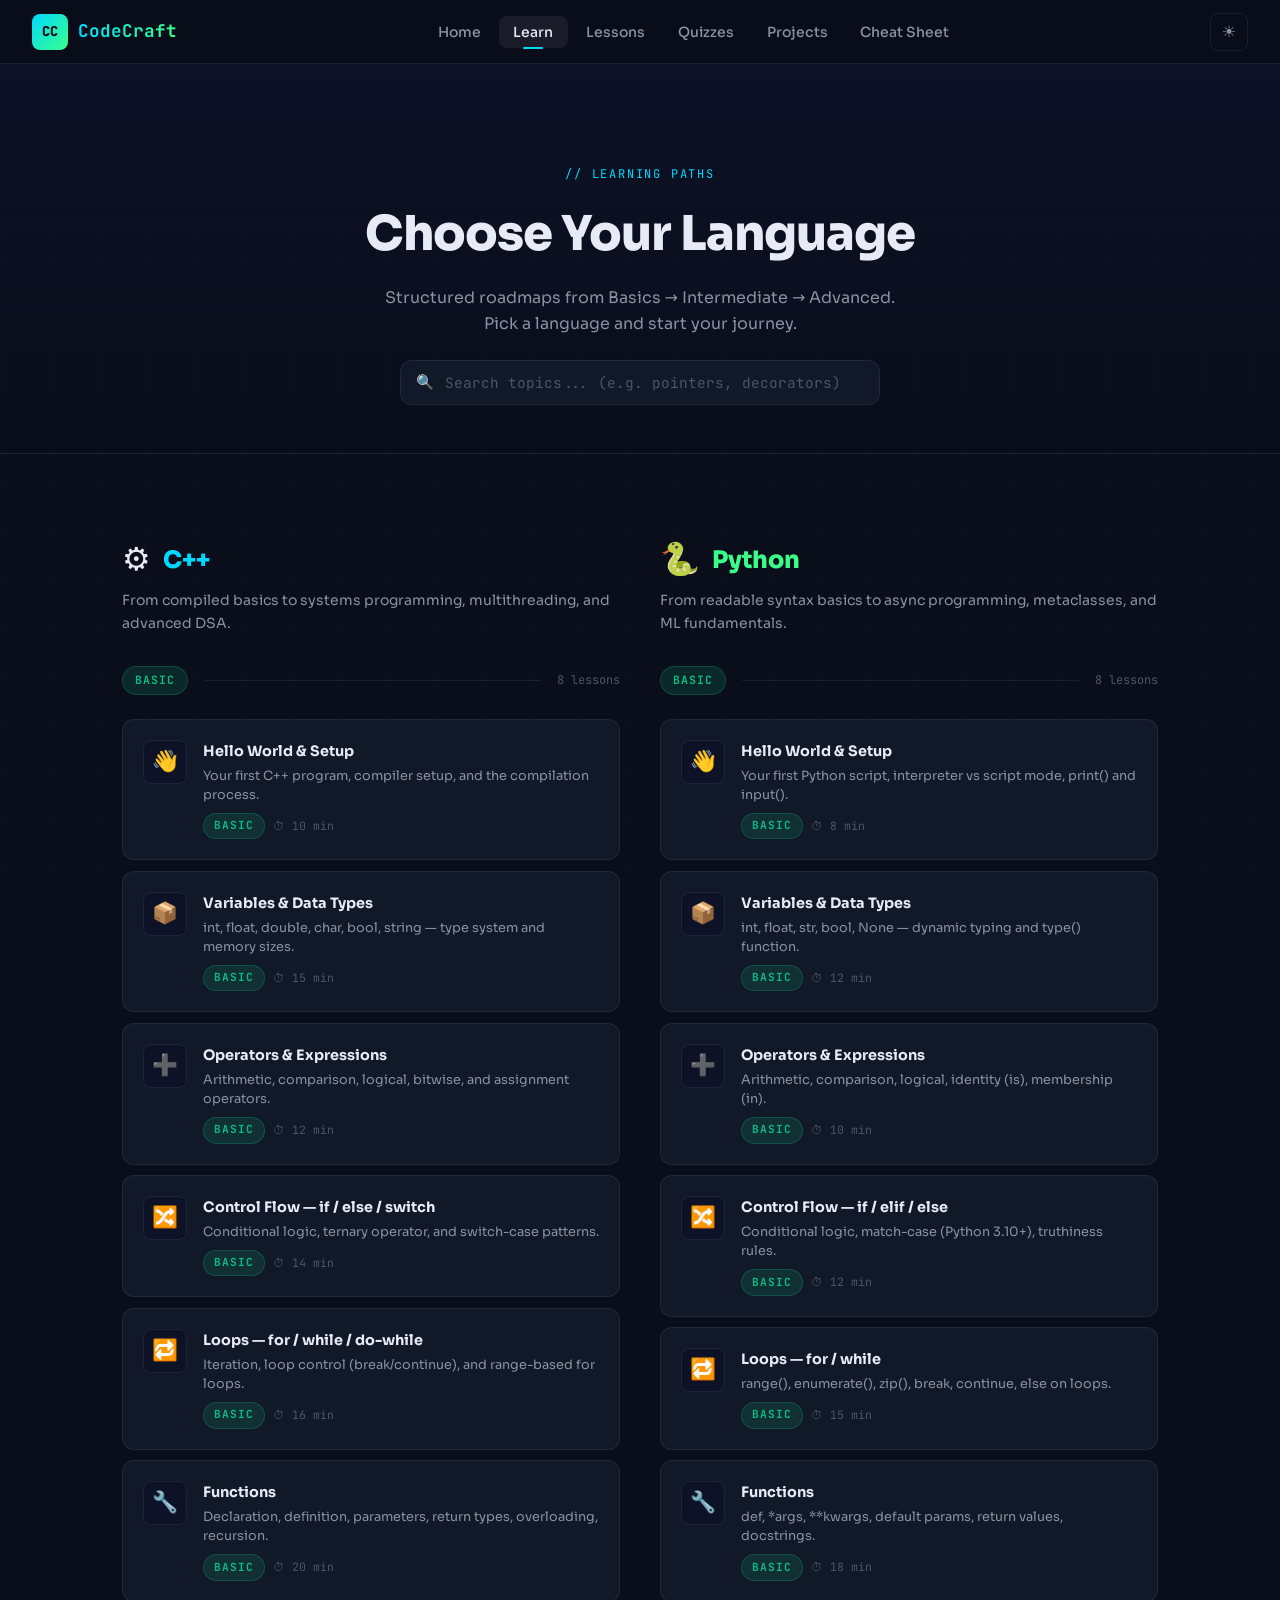
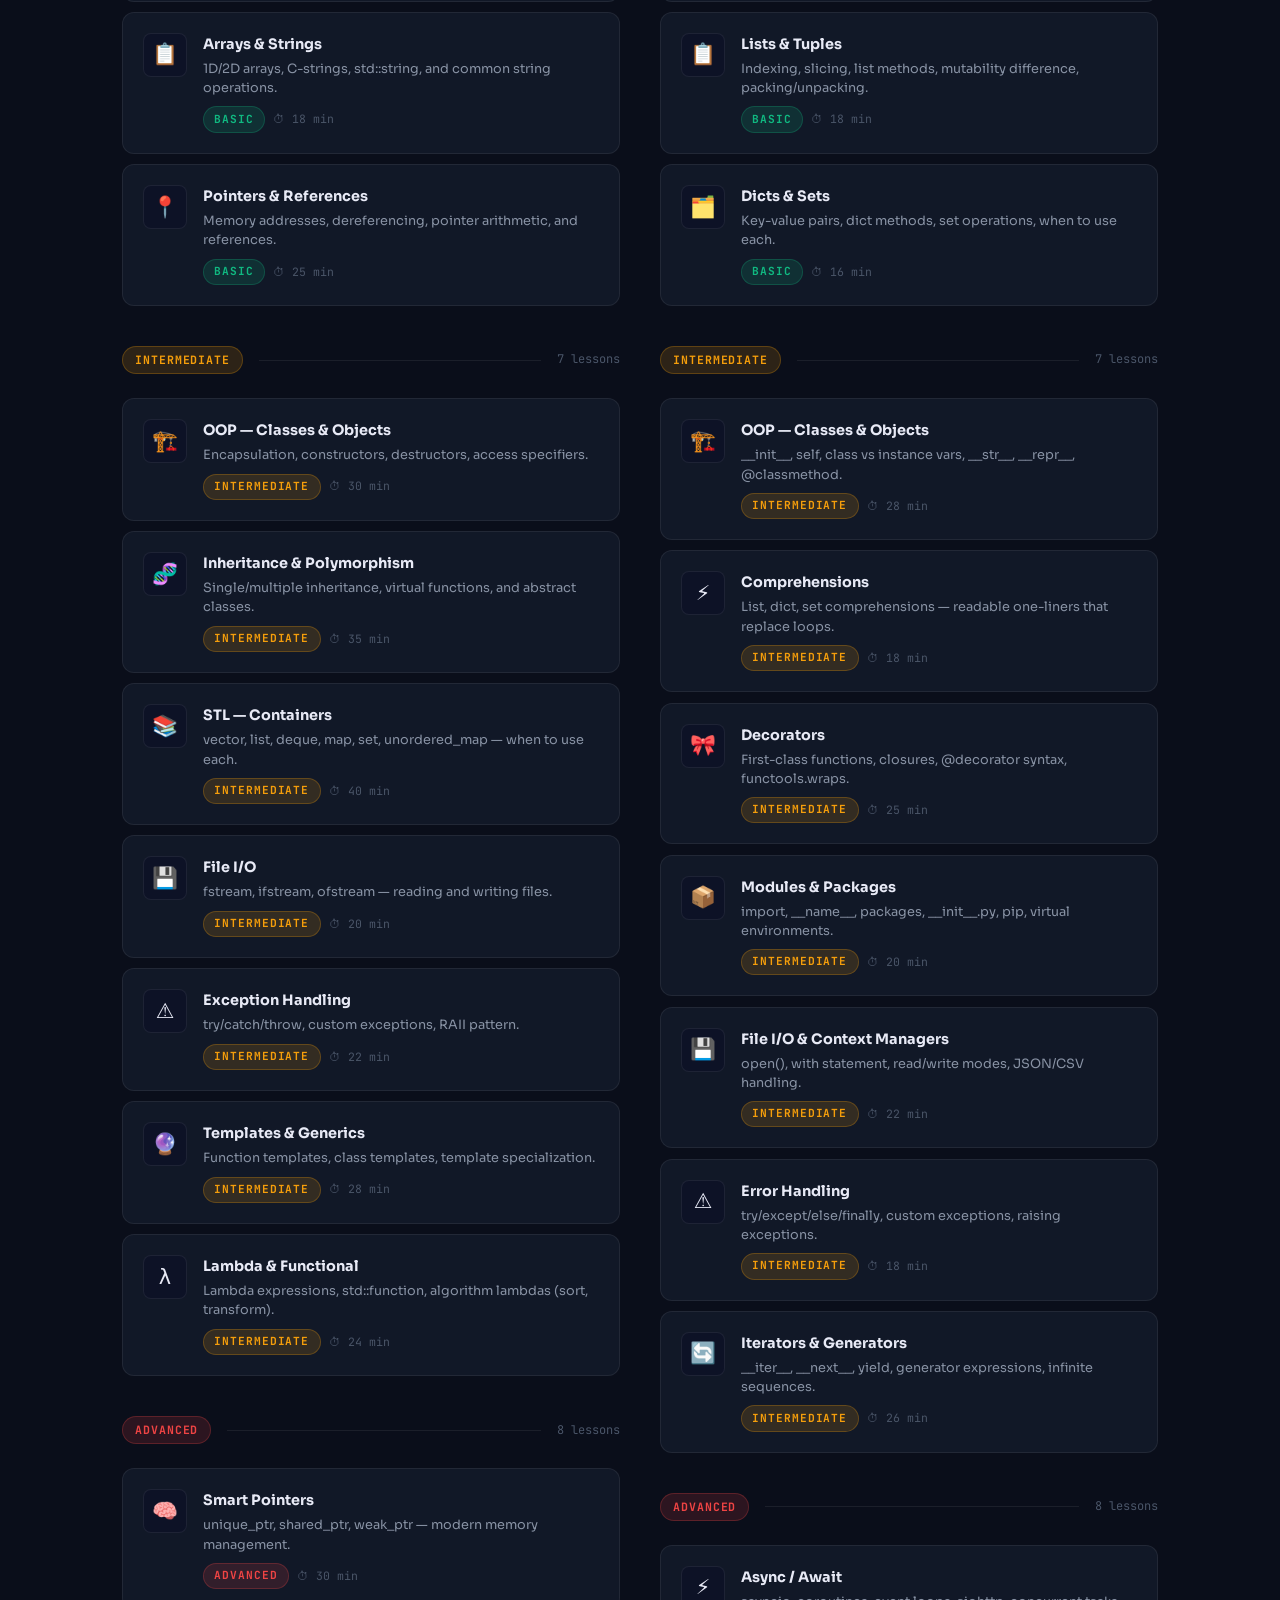
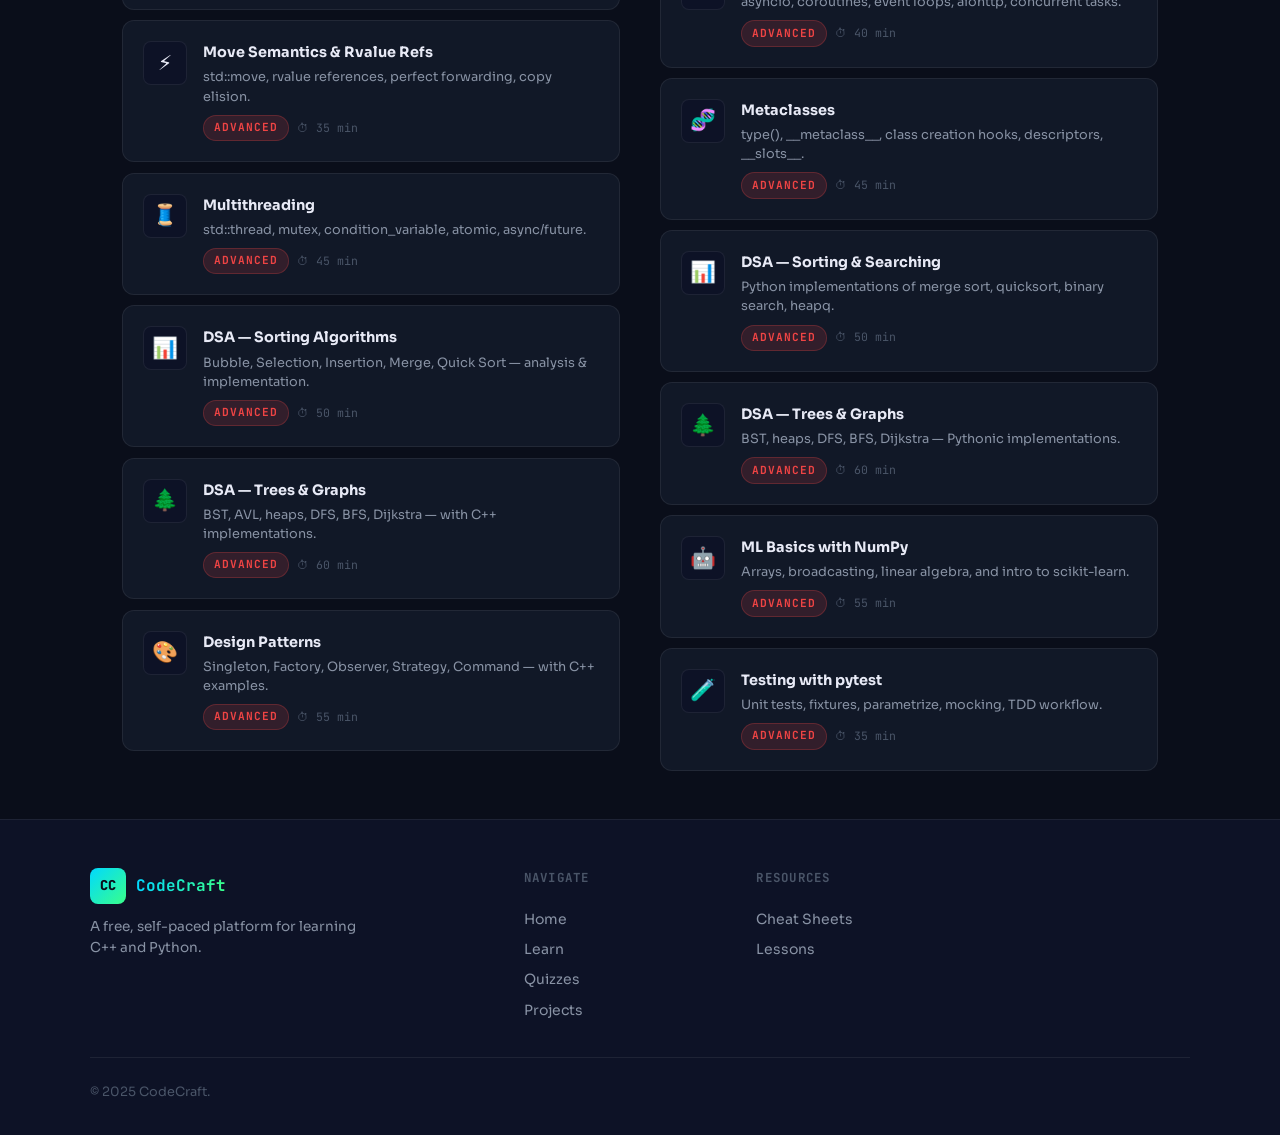
<file: pages/learn.html>
<!DOCTYPE html>
<html lang="en" data-theme="dark">
<head>
  <meta charset="UTF-8" />
  <meta name="viewport" content="width=device-width, initial-scale=1.0" />
  <title>Learning Paths — CodeCraft</title>
  <link rel="stylesheet" href="../css/style.css" />
  <script src="../js/app.js" defer></script>
  <style>
    .path-hero {
      padding: 6rem 2rem 3rem;
      text-align: center;
      background: linear-gradient(180deg, var(--bg-secondary) 0%, transparent 100%);
      border-bottom: 1px solid var(--border);
      margin-top: 64px;
      position: relative; z-index: 1;
    }
    .level-badge {
      display: inline-flex; align-items: center; gap: 0.4rem;
      padding: 0.2rem 0.65rem;
      border-radius: 100px;
      font-family: var(--font-code);
      font-size: 0.7rem;
      font-weight: 700;
      text-transform: uppercase;
      letter-spacing: 0.08em;
    }
    .topic-card {
      background: var(--bg-card);
      border: 1px solid var(--border);
      border-radius: var(--radius);
      padding: 1.25rem;
      display: flex; align-items: flex-start; gap: 1rem;
      cursor: pointer;
      transition: all var(--transition);
      text-decoration: none;
    }
    .topic-card:hover { border-color: var(--border-glow); transform: translateX(4px); }
    .topic-card-icon {
      width: 44px; height: 44px;
      border-radius: var(--radius-sm);
      display: flex; align-items: center; justify-content: center;
      font-size: 1.3rem;
      flex-shrink: 0;
      background: var(--bg-secondary);
      border: 1px solid var(--border);
    }
    .topic-card-body { flex: 1; min-width: 0; }
    .topic-card-title { font-size: 0.9rem; font-weight: 700; margin-bottom: 0.25rem; }
    .topic-card-desc { font-size: 0.8rem; color: var(--text-secondary); line-height: 1.5; }
    .topic-card-meta { display: flex; align-items: center; gap: 0.5rem; margin-top: 0.5rem; }
    .topic-card-time { font-size: 0.72rem; color: var(--text-muted); font-family: var(--font-code); }
    .topics-list { display: flex; flex-direction: column; gap: 0.65rem; margin-top: 1.5rem; }
    .path-section { max-width: 1100px; margin: 0 auto; padding: 3rem 2rem; position: relative; z-index: 1; }
    .path-columns { display: grid; grid-template-columns: 1fr 1fr; gap: 2.5rem; margin-top: 2rem; }
    .path-col-header { display: flex; align-items: center; gap: 0.75rem; margin-bottom: 0.25rem; }
    .path-col-name { font-size: 1.5rem; font-weight: 800; }
    .path-col-desc { font-size: 0.875rem; color: var(--text-secondary); margin-bottom: 1.5rem; }
    .stage-divider {
      display: flex; align-items: center; gap: 1rem;
      margin: 2rem 0 0.5rem;
    }
    .stage-divider-line { flex: 1; height: 1px; background: var(--border); }
    @media(max-width:768px) { .path-columns { grid-template-columns: 1fr; } }
  </style>
</head>
<body>

<!-- NAVBAR -->
<nav class="navbar">
  <a href="../index.html" class="navbar-logo">
    <div class="logo-icon">CC</div>
    <span class="logo-text">CodeCraft</span>
  </a>
  <ul class="nav-links">
    <li><a href="../index.html" class="nav-link">Home</a></li>
    <li><a href="learn.html" class="nav-link active">Learn</a></li>
    <li><a href="lesson.html" class="nav-link">Lessons</a></li>
    <li><a href="quiz.html" class="nav-link">Quizzes</a></li>
    <li><a href="projects.html" class="nav-link">Projects</a></li>
    <li><a href="cheatsheet.html" class="nav-link">Cheat Sheet</a></li>
  </ul>
  <div class="nav-actions">
    <button class="theme-toggle" id="themeToggle">☀️</button>
  </div>
  <button class="hamburger" id="hamburger"><span></span><span></span><span></span></button>
</nav>
<div class="mobile-menu" id="mobileMenu">
  <button class="mobile-close" id="mobileClose">✕</button>
  <a href="../index.html" class="mobile-nav-link">Home</a>
  <a href="learn.html" class="mobile-nav-link">Learn</a>
  <a href="lesson.html" class="mobile-nav-link">Lessons</a>
  <a href="quiz.html" class="mobile-nav-link">Quizzes</a>
  <a href="projects.html" class="mobile-nav-link">Projects</a>
  <a href="cheatsheet.html" class="mobile-nav-link">Cheat Sheet</a>
</div>

<!-- HERO -->
<div class="path-hero">
  <span class="section-tag">// learning paths</span>
  <h1 class="page-title">Choose Your Language</h1>
  <p class="page-desc">Structured roadmaps from Basics → Intermediate → Advanced. Pick a language and start your journey.</p>
  <div class="search-bar" style="margin-top:1.5rem">
    <span class="search-icon">🔍</span>
    <input type="text" class="search-input" id="searchInput" placeholder="Search topics... (e.g. pointers, decorators)" />
  </div>
</div>

<!-- PATH CONTENT -->
<div class="path-section">
  <div class="path-columns">

    <!-- C++ COLUMN -->
    <div class="path-col" id="col-cpp">
      <div class="path-col-header" data-lang-col="cpp">
        <span style="font-size:2rem">⚙️</span>
        <h2 class="path-col-name" style="color:var(--cpp-color)">C++</h2>
      </div>
      <p class="path-col-desc">From compiled basics to systems programming, multithreading, and advanced DSA.</p>

      <!-- Basic -->
      <div class="stage-divider">
        <span class="stage-badge badge-basic">Basic</span>
        <div class="stage-divider-line"></div>
        <span style="font-size:0.75rem;color:var(--text-muted);font-family:var(--font-code)">8 lessons</span>
      </div>
      <div class="topics-list">
        <a href="lesson.html?lang=cpp&topic=hello-world" class="topic-card" data-searchable>
          <div class="topic-card-icon">👋</div>
          <div class="topic-card-body">
            <div class="topic-card-title">Hello World & Setup</div>
            <div class="topic-card-desc">Your first C++ program, compiler setup, and the compilation process.</div>
            <div class="topic-card-meta">
              <span class="level-badge badge-basic">Basic</span>
              <span class="topic-card-time">⏱ 10 min</span>
            </div>
          </div>
        </a>
        <a href="lesson.html?lang=cpp&topic=variables" class="topic-card" data-searchable>
          <div class="topic-card-icon">📦</div>
          <div class="topic-card-body">
            <div class="topic-card-title">Variables & Data Types</div>
            <div class="topic-card-desc">int, float, double, char, bool, string — type system and memory sizes.</div>
            <div class="topic-card-meta">
              <span class="level-badge badge-basic">Basic</span>
              <span class="topic-card-time">⏱ 15 min</span>
            </div>
          </div>
        </a>
        <a href="lesson.html?lang=cpp&topic=operators" class="topic-card" data-searchable>
          <div class="topic-card-icon">➕</div>
          <div class="topic-card-body">
            <div class="topic-card-title">Operators & Expressions</div>
            <div class="topic-card-desc">Arithmetic, comparison, logical, bitwise, and assignment operators.</div>
            <div class="topic-card-meta">
              <span class="level-badge badge-basic">Basic</span>
              <span class="topic-card-time">⏱ 12 min</span>
            </div>
          </div>
        </a>
        <a href="lesson.html?lang=cpp&topic=control-flow" class="topic-card" data-searchable>
          <div class="topic-card-icon">🔀</div>
          <div class="topic-card-body">
            <div class="topic-card-title">Control Flow — if / else / switch</div>
            <div class="topic-card-desc">Conditional logic, ternary operator, and switch-case patterns.</div>
            <div class="topic-card-meta">
              <span class="level-badge badge-basic">Basic</span>
              <span class="topic-card-time">⏱ 14 min</span>
            </div>
          </div>
        </a>
        <a href="lesson.html?lang=cpp&topic=loops" class="topic-card" data-searchable>
          <div class="topic-card-icon">🔁</div>
          <div class="topic-card-body">
            <div class="topic-card-title">Loops — for / while / do-while</div>
            <div class="topic-card-desc">Iteration, loop control (break/continue), and range-based for loops.</div>
            <div class="topic-card-meta">
              <span class="level-badge badge-basic">Basic</span>
              <span class="topic-card-time">⏱ 16 min</span>
            </div>
          </div>
        </a>
        <a href="lesson.html?lang=cpp&topic=functions" class="topic-card" data-searchable>
          <div class="topic-card-icon">🔧</div>
          <div class="topic-card-body">
            <div class="topic-card-title">Functions</div>
            <div class="topic-card-desc">Declaration, definition, parameters, return types, overloading, recursion.</div>
            <div class="topic-card-meta">
              <span class="level-badge badge-basic">Basic</span>
              <span class="topic-card-time">⏱ 20 min</span>
            </div>
          </div>
        </a>
        <a href="lesson.html?lang=cpp&topic=arrays" class="topic-card" data-searchable>
          <div class="topic-card-icon">📋</div>
          <div class="topic-card-body">
            <div class="topic-card-title">Arrays & Strings</div>
            <div class="topic-card-desc">1D/2D arrays, C-strings, std::string, and common string operations.</div>
            <div class="topic-card-meta">
              <span class="level-badge badge-basic">Basic</span>
              <span class="topic-card-time">⏱ 18 min</span>
            </div>
          </div>
        </a>
        <a href="lesson.html?lang=cpp&topic=pointers" class="topic-card" data-searchable>
          <div class="topic-card-icon">📍</div>
          <div class="topic-card-body">
            <div class="topic-card-title">Pointers & References</div>
            <div class="topic-card-desc">Memory addresses, dereferencing, pointer arithmetic, and references.</div>
            <div class="topic-card-meta">
              <span class="level-badge badge-basic">Basic</span>
              <span class="topic-card-time">⏱ 25 min</span>
            </div>
          </div>
        </a>
      </div>

      <!-- Intermediate -->
      <div class="stage-divider" style="margin-top:2.5rem">
        <span class="stage-badge badge-intermediate">Intermediate</span>
        <div class="stage-divider-line"></div>
        <span style="font-size:0.75rem;color:var(--text-muted);font-family:var(--font-code)">7 lessons</span>
      </div>
      <div class="topics-list">
        <a href="lesson.html?lang=cpp&topic=oop" class="topic-card" data-searchable>
          <div class="topic-card-icon">🏗️</div>
          <div class="topic-card-body">
            <div class="topic-card-title">OOP — Classes & Objects</div>
            <div class="topic-card-desc">Encapsulation, constructors, destructors, access specifiers.</div>
            <div class="topic-card-meta">
              <span class="level-badge badge-intermediate">Intermediate</span>
              <span class="topic-card-time">⏱ 30 min</span>
            </div>
          </div>
        </a>
        <a href="lesson.html?lang=cpp&topic=inheritance" class="topic-card" data-searchable>
          <div class="topic-card-icon">🧬</div>
          <div class="topic-card-body">
            <div class="topic-card-title">Inheritance & Polymorphism</div>
            <div class="topic-card-desc">Single/multiple inheritance, virtual functions, and abstract classes.</div>
            <div class="topic-card-meta">
              <span class="level-badge badge-intermediate">Intermediate</span>
              <span class="topic-card-time">⏱ 35 min</span>
            </div>
          </div>
        </a>
        <a href="lesson.html?lang=cpp&topic=stl" class="topic-card" data-searchable>
          <div class="topic-card-icon">📚</div>
          <div class="topic-card-body">
            <div class="topic-card-title">STL — Containers</div>
            <div class="topic-card-desc">vector, list, deque, map, set, unordered_map — when to use each.</div>
            <div class="topic-card-meta">
              <span class="level-badge badge-intermediate">Intermediate</span>
              <span class="topic-card-time">⏱ 40 min</span>
            </div>
          </div>
        </a>
        <a href="lesson.html?lang=cpp&topic=file-io" class="topic-card" data-searchable>
          <div class="topic-card-icon">💾</div>
          <div class="topic-card-body">
            <div class="topic-card-title">File I/O</div>
            <div class="topic-card-desc">fstream, ifstream, ofstream — reading and writing files.</div>
            <div class="topic-card-meta">
              <span class="level-badge badge-intermediate">Intermediate</span>
              <span class="topic-card-time">⏱ 20 min</span>
            </div>
          </div>
        </a>
        <a href="lesson.html?lang=cpp&topic=exceptions" class="topic-card" data-searchable>
          <div class="topic-card-icon">⚠️</div>
          <div class="topic-card-body">
            <div class="topic-card-title">Exception Handling</div>
            <div class="topic-card-desc">try/catch/throw, custom exceptions, RAII pattern.</div>
            <div class="topic-card-meta">
              <span class="level-badge badge-intermediate">Intermediate</span>
              <span class="topic-card-time">⏱ 22 min</span>
            </div>
          </div>
        </a>
        <a href="lesson.html?lang=cpp&topic=templates" class="topic-card" data-searchable>
          <div class="topic-card-icon">🔮</div>
          <div class="topic-card-body">
            <div class="topic-card-title">Templates & Generics</div>
            <div class="topic-card-desc">Function templates, class templates, template specialization.</div>
            <div class="topic-card-meta">
              <span class="level-badge badge-intermediate">Intermediate</span>
              <span class="topic-card-time">⏱ 28 min</span>
            </div>
          </div>
        </a>
        <a href="lesson.html?lang=cpp&topic=lambda" class="topic-card" data-searchable>
          <div class="topic-card-icon">λ</div>
          <div class="topic-card-body">
            <div class="topic-card-title">Lambda & Functional</div>
            <div class="topic-card-desc">Lambda expressions, std::function, algorithm lambdas (sort, transform).</div>
            <div class="topic-card-meta">
              <span class="level-badge badge-intermediate">Intermediate</span>
              <span class="topic-card-time">⏱ 24 min</span>
            </div>
          </div>
        </a>
      </div>

      <!-- Advanced -->
      <div class="stage-divider" style="margin-top:2.5rem">
        <span class="stage-badge badge-advanced">Advanced</span>
        <div class="stage-divider-line"></div>
        <span style="font-size:0.75rem;color:var(--text-muted);font-family:var(--font-code)">8 lessons</span>
      </div>
      <div class="topics-list">
        <a href="lesson.html?lang=cpp&topic=smart-pointers" class="topic-card" data-searchable>
          <div class="topic-card-icon">🧠</div>
          <div class="topic-card-body">
            <div class="topic-card-title">Smart Pointers</div>
            <div class="topic-card-desc">unique_ptr, shared_ptr, weak_ptr — modern memory management.</div>
            <div class="topic-card-meta">
              <span class="level-badge badge-advanced">Advanced</span>
              <span class="topic-card-time">⏱ 30 min</span>
            </div>
          </div>
        </a>
        <a href="lesson.html?lang=cpp&topic=move-semantics" class="topic-card" data-searchable>
          <div class="topic-card-icon">⚡</div>
          <div class="topic-card-body">
            <div class="topic-card-title">Move Semantics & Rvalue Refs</div>
            <div class="topic-card-desc">std::move, rvalue references, perfect forwarding, copy elision.</div>
            <div class="topic-card-meta">
              <span class="level-badge badge-advanced">Advanced</span>
              <span class="topic-card-time">⏱ 35 min</span>
            </div>
          </div>
        </a>
        <a href="lesson.html?lang=cpp&topic=multithreading" class="topic-card" data-searchable>
          <div class="topic-card-icon">🧵</div>
          <div class="topic-card-body">
            <div class="topic-card-title">Multithreading</div>
            <div class="topic-card-desc">std::thread, mutex, condition_variable, atomic, async/future.</div>
            <div class="topic-card-meta">
              <span class="level-badge badge-advanced">Advanced</span>
              <span class="topic-card-time">⏱ 45 min</span>
            </div>
          </div>
        </a>
        <a href="lesson.html?lang=cpp&topic=dsa-sorting" class="topic-card" data-searchable>
          <div class="topic-card-icon">📊</div>
          <div class="topic-card-body">
            <div class="topic-card-title">DSA — Sorting Algorithms</div>
            <div class="topic-card-desc">Bubble, Selection, Insertion, Merge, Quick Sort — analysis & implementation.</div>
            <div class="topic-card-meta">
              <span class="level-badge badge-advanced">Advanced</span>
              <span class="topic-card-time">⏱ 50 min</span>
            </div>
          </div>
        </a>
        <a href="lesson.html?lang=cpp&topic=dsa-trees" class="topic-card" data-searchable>
          <div class="topic-card-icon">🌲</div>
          <div class="topic-card-body">
            <div class="topic-card-title">DSA — Trees & Graphs</div>
            <div class="topic-card-desc">BST, AVL, heaps, DFS, BFS, Dijkstra — with C++ implementations.</div>
            <div class="topic-card-meta">
              <span class="level-badge badge-advanced">Advanced</span>
              <span class="topic-card-time">⏱ 60 min</span>
            </div>
          </div>
        </a>
        <a href="lesson.html?lang=cpp&topic=design-patterns" class="topic-card" data-searchable>
          <div class="topic-card-icon">🎨</div>
          <div class="topic-card-body">
            <div class="topic-card-title">Design Patterns</div>
            <div class="topic-card-desc">Singleton, Factory, Observer, Strategy, Command — with C++ examples.</div>
            <div class="topic-card-meta">
              <span class="level-badge badge-advanced">Advanced</span>
              <span class="topic-card-time">⏱ 55 min</span>
            </div>
          </div>
        </a>
      </div>
    </div><!-- end C++ column -->

    <!-- PYTHON COLUMN -->
    <div class="path-col" id="col-python">
      <div class="path-col-header" data-lang-col="python">
        <span style="font-size:2rem">🐍</span>
        <h2 class="path-col-name" style="color:var(--python-color)">Python</h2>
      </div>
      <p class="path-col-desc">From readable syntax basics to async programming, metaclasses, and ML fundamentals.</p>

      <!-- Basic -->
      <div class="stage-divider">
        <span class="stage-badge badge-basic">Basic</span>
        <div class="stage-divider-line"></div>
        <span style="font-size:0.75rem;color:var(--text-muted);font-family:var(--font-code)">8 lessons</span>
      </div>
      <div class="topics-list">
        <a href="lesson.html?lang=python&topic=hello-world" class="topic-card" data-searchable>
          <div class="topic-card-icon">👋</div>
          <div class="topic-card-body">
            <div class="topic-card-title">Hello World & Setup</div>
            <div class="topic-card-desc">Your first Python script, interpreter vs script mode, print() and input().</div>
            <div class="topic-card-meta">
              <span class="level-badge badge-basic">Basic</span>
              <span class="topic-card-time">⏱ 8 min</span>
            </div>
          </div>
        </a>
        <a href="lesson.html?lang=python&topic=variables" class="topic-card" data-searchable>
          <div class="topic-card-icon">📦</div>
          <div class="topic-card-body">
            <div class="topic-card-title">Variables & Data Types</div>
            <div class="topic-card-desc">int, float, str, bool, None — dynamic typing and type() function.</div>
            <div class="topic-card-meta">
              <span class="level-badge badge-basic">Basic</span>
              <span class="topic-card-time">⏱ 12 min</span>
            </div>
          </div>
        </a>
        <a href="lesson.html?lang=python&topic=operators" class="topic-card" data-searchable>
          <div class="topic-card-icon">➕</div>
          <div class="topic-card-body">
            <div class="topic-card-title">Operators & Expressions</div>
            <div class="topic-card-desc">Arithmetic, comparison, logical, identity (is), membership (in).</div>
            <div class="topic-card-meta">
              <span class="level-badge badge-basic">Basic</span>
              <span class="topic-card-time">⏱ 10 min</span>
            </div>
          </div>
        </a>
        <a href="lesson.html?lang=python&topic=control-flow" class="topic-card" data-searchable>
          <div class="topic-card-icon">🔀</div>
          <div class="topic-card-body">
            <div class="topic-card-title">Control Flow — if / elif / else</div>
            <div class="topic-card-desc">Conditional logic, match-case (Python 3.10+), truthiness rules.</div>
            <div class="topic-card-meta">
              <span class="level-badge badge-basic">Basic</span>
              <span class="topic-card-time">⏱ 12 min</span>
            </div>
          </div>
        </a>
        <a href="lesson.html?lang=python&topic=loops" class="topic-card" data-searchable>
          <div class="topic-card-icon">🔁</div>
          <div class="topic-card-body">
            <div class="topic-card-title">Loops — for / while</div>
            <div class="topic-card-desc">range(), enumerate(), zip(), break, continue, else on loops.</div>
            <div class="topic-card-meta">
              <span class="level-badge badge-basic">Basic</span>
              <span class="topic-card-time">⏱ 15 min</span>
            </div>
          </div>
        </a>
        <a href="lesson.html?lang=python&topic=functions" class="topic-card" data-searchable>
          <div class="topic-card-icon">🔧</div>
          <div class="topic-card-body">
            <div class="topic-card-title">Functions</div>
            <div class="topic-card-desc">def, *args, **kwargs, default params, return values, docstrings.</div>
            <div class="topic-card-meta">
              <span class="level-badge badge-basic">Basic</span>
              <span class="topic-card-time">⏱ 18 min</span>
            </div>
          </div>
        </a>
        <a href="lesson.html?lang=python&topic=lists" class="topic-card" data-searchable>
          <div class="topic-card-icon">📋</div>
          <div class="topic-card-body">
            <div class="topic-card-title">Lists & Tuples</div>
            <div class="topic-card-desc">Indexing, slicing, list methods, mutability difference, packing/unpacking.</div>
            <div class="topic-card-meta">
              <span class="level-badge badge-basic">Basic</span>
              <span class="topic-card-time">⏱ 18 min</span>
            </div>
          </div>
        </a>
        <a href="lesson.html?lang=python&topic=dicts" class="topic-card" data-searchable>
          <div class="topic-card-icon">🗂️</div>
          <div class="topic-card-body">
            <div class="topic-card-title">Dicts & Sets</div>
            <div class="topic-card-desc">Key-value pairs, dict methods, set operations, when to use each.</div>
            <div class="topic-card-meta">
              <span class="level-badge badge-basic">Basic</span>
              <span class="topic-card-time">⏱ 16 min</span>
            </div>
          </div>
        </a>
      </div>

      <!-- Intermediate -->
      <div class="stage-divider" style="margin-top:2.5rem">
        <span class="stage-badge badge-intermediate">Intermediate</span>
        <div class="stage-divider-line"></div>
        <span style="font-size:0.75rem;color:var(--text-muted);font-family:var(--font-code)">7 lessons</span>
      </div>
      <div class="topics-list">
        <a href="lesson.html?lang=python&topic=oop" class="topic-card" data-searchable>
          <div class="topic-card-icon">🏗️</div>
          <div class="topic-card-body">
            <div class="topic-card-title">OOP — Classes & Objects</div>
            <div class="topic-card-desc">__init__, self, class vs instance vars, __str__, __repr__, @classmethod.</div>
            <div class="topic-card-meta">
              <span class="level-badge badge-intermediate">Intermediate</span>
              <span class="topic-card-time">⏱ 28 min</span>
            </div>
          </div>
        </a>
        <a href="lesson.html?lang=python&topic=comprehensions" class="topic-card" data-searchable>
          <div class="topic-card-icon">⚡</div>
          <div class="topic-card-body">
            <div class="topic-card-title">Comprehensions</div>
            <div class="topic-card-desc">List, dict, set comprehensions — readable one-liners that replace loops.</div>
            <div class="topic-card-meta">
              <span class="level-badge badge-intermediate">Intermediate</span>
              <span class="topic-card-time">⏱ 18 min</span>
            </div>
          </div>
        </a>
        <a href="lesson.html?lang=python&topic=decorators" class="topic-card" data-searchable>
          <div class="topic-card-icon">🎀</div>
          <div class="topic-card-body">
            <div class="topic-card-title">Decorators</div>
            <div class="topic-card-desc">First-class functions, closures, @decorator syntax, functools.wraps.</div>
            <div class="topic-card-meta">
              <span class="level-badge badge-intermediate">Intermediate</span>
              <span class="topic-card-time">⏱ 25 min</span>
            </div>
          </div>
        </a>
        <a href="lesson.html?lang=python&topic=modules" class="topic-card" data-searchable>
          <div class="topic-card-icon">📦</div>
          <div class="topic-card-body">
            <div class="topic-card-title">Modules & Packages</div>
            <div class="topic-card-desc">import, __name__, packages, __init__.py, pip, virtual environments.</div>
            <div class="topic-card-meta">
              <span class="level-badge badge-intermediate">Intermediate</span>
              <span class="topic-card-time">⏱ 20 min</span>
            </div>
          </div>
        </a>
        <a href="lesson.html?lang=python&topic=file-io" class="topic-card" data-searchable>
          <div class="topic-card-icon">💾</div>
          <div class="topic-card-body">
            <div class="topic-card-title">File I/O & Context Managers</div>
            <div class="topic-card-desc">open(), with statement, read/write modes, JSON/CSV handling.</div>
            <div class="topic-card-meta">
              <span class="level-badge badge-intermediate">Intermediate</span>
              <span class="topic-card-time">⏱ 22 min</span>
            </div>
          </div>
        </a>
        <a href="lesson.html?lang=python&topic=exceptions" class="topic-card" data-searchable>
          <div class="topic-card-icon">⚠️</div>
          <div class="topic-card-body">
            <div class="topic-card-title">Error Handling</div>
            <div class="topic-card-desc">try/except/else/finally, custom exceptions, raising exceptions.</div>
            <div class="topic-card-meta">
              <span class="level-badge badge-intermediate">Intermediate</span>
              <span class="topic-card-time">⏱ 18 min</span>
            </div>
          </div>
        </a>
        <a href="lesson.html?lang=python&topic=iterators" class="topic-card" data-searchable>
          <div class="topic-card-icon">🔄</div>
          <div class="topic-card-body">
            <div class="topic-card-title">Iterators & Generators</div>
            <div class="topic-card-desc">__iter__, __next__, yield, generator expressions, infinite sequences.</div>
            <div class="topic-card-meta">
              <span class="level-badge badge-intermediate">Intermediate</span>
              <span class="topic-card-time">⏱ 26 min</span>
            </div>
          </div>
        </a>
      </div>

      <!-- Advanced -->
      <div class="stage-divider" style="margin-top:2.5rem">
        <span class="stage-badge badge-advanced">Advanced</span>
        <div class="stage-divider-line"></div>
        <span style="font-size:0.75rem;color:var(--text-muted);font-family:var(--font-code)">8 lessons</span>
      </div>
      <div class="topics-list">
        <a href="lesson.html?lang=python&topic=async" class="topic-card" data-searchable>
          <div class="topic-card-icon">⚡</div>
          <div class="topic-card-body">
            <div class="topic-card-title">Async / Await</div>
            <div class="topic-card-desc">asyncio, coroutines, event loops, aiohttp, concurrent tasks.</div>
            <div class="topic-card-meta">
              <span class="level-badge badge-advanced">Advanced</span>
              <span class="topic-card-time">⏱ 40 min</span>
            </div>
          </div>
        </a>
        <a href="lesson.html?lang=python&topic=metaclasses" class="topic-card" data-searchable>
          <div class="topic-card-icon">🧬</div>
          <div class="topic-card-body">
            <div class="topic-card-title">Metaclasses</div>
            <div class="topic-card-desc">type(), __metaclass__, class creation hooks, descriptors, __slots__.</div>
            <div class="topic-card-meta">
              <span class="level-badge badge-advanced">Advanced</span>
              <span class="topic-card-time">⏱ 45 min</span>
            </div>
          </div>
        </a>
        <a href="lesson.html?lang=python&topic=dsa-sorting" class="topic-card" data-searchable>
          <div class="topic-card-icon">📊</div>
          <div class="topic-card-body">
            <div class="topic-card-title">DSA — Sorting & Searching</div>
            <div class="topic-card-desc">Python implementations of merge sort, quicksort, binary search, heapq.</div>
            <div class="topic-card-meta">
              <span class="level-badge badge-advanced">Advanced</span>
              <span class="topic-card-time">⏱ 50 min</span>
            </div>
          </div>
        </a>
        <a href="lesson.html?lang=python&topic=dsa-trees" class="topic-card" data-searchable>
          <div class="topic-card-icon">🌲</div>
          <div class="topic-card-body">
            <div class="topic-card-title">DSA — Trees & Graphs</div>
            <div class="topic-card-desc">BST, heaps, DFS, BFS, Dijkstra — Pythonic implementations.</div>
            <div class="topic-card-meta">
              <span class="level-badge badge-advanced">Advanced</span>
              <span class="topic-card-time">⏱ 60 min</span>
            </div>
          </div>
        </a>
        <a href="lesson.html?lang=python&topic=ml-basics" class="topic-card" data-searchable>
          <div class="topic-card-icon">🤖</div>
          <div class="topic-card-body">
            <div class="topic-card-title">ML Basics with NumPy</div>
            <div class="topic-card-desc">Arrays, broadcasting, linear algebra, and intro to scikit-learn.</div>
            <div class="topic-card-meta">
              <span class="level-badge badge-advanced">Advanced</span>
              <span class="topic-card-time">⏱ 55 min</span>
            </div>
          </div>
        </a>
        <a href="lesson.html?lang=python&topic=testing" class="topic-card" data-searchable>
          <div class="topic-card-icon">🧪</div>
          <div class="topic-card-body">
            <div class="topic-card-title">Testing with pytest</div>
            <div class="topic-card-desc">Unit tests, fixtures, parametrize, mocking, TDD workflow.</div>
            <div class="topic-card-meta">
              <span class="level-badge badge-advanced">Advanced</span>
              <span class="topic-card-time">⏱ 35 min</span>
            </div>
          </div>
        </a>
      </div>
    </div><!-- end Python column -->
  </div>
</div>

<!-- FOOTER -->
<footer class="footer">
  <div class="footer-grid">
    <div class="footer-brand">
      <div class="footer-logo"><div class="logo-icon">CC</div><span class="logo-text">CodeCraft</span></div>
      <p class="footer-tagline">A free, self-paced platform for learning C++ and Python.</p>
    </div>
    <div>
      <div class="footer-col-title">Navigate</div>
      <a href="../index.html" class="footer-link">Home</a>
      <a href="learn.html" class="footer-link">Learn</a>
      <a href="quiz.html" class="footer-link">Quizzes</a>
      <a href="projects.html" class="footer-link">Projects</a>
    </div>
    <div>
      <div class="footer-col-title">Resources</div>
      <a href="cheatsheet.html" class="footer-link">Cheat Sheets</a>
      <a href="lesson.html" class="footer-link">Lessons</a>
    </div>
  </div>
  <div class="footer-bottom">
    <span>© 2025 CodeCraft.</span>
  </div>
</footer>
</body>
</html>
</file>
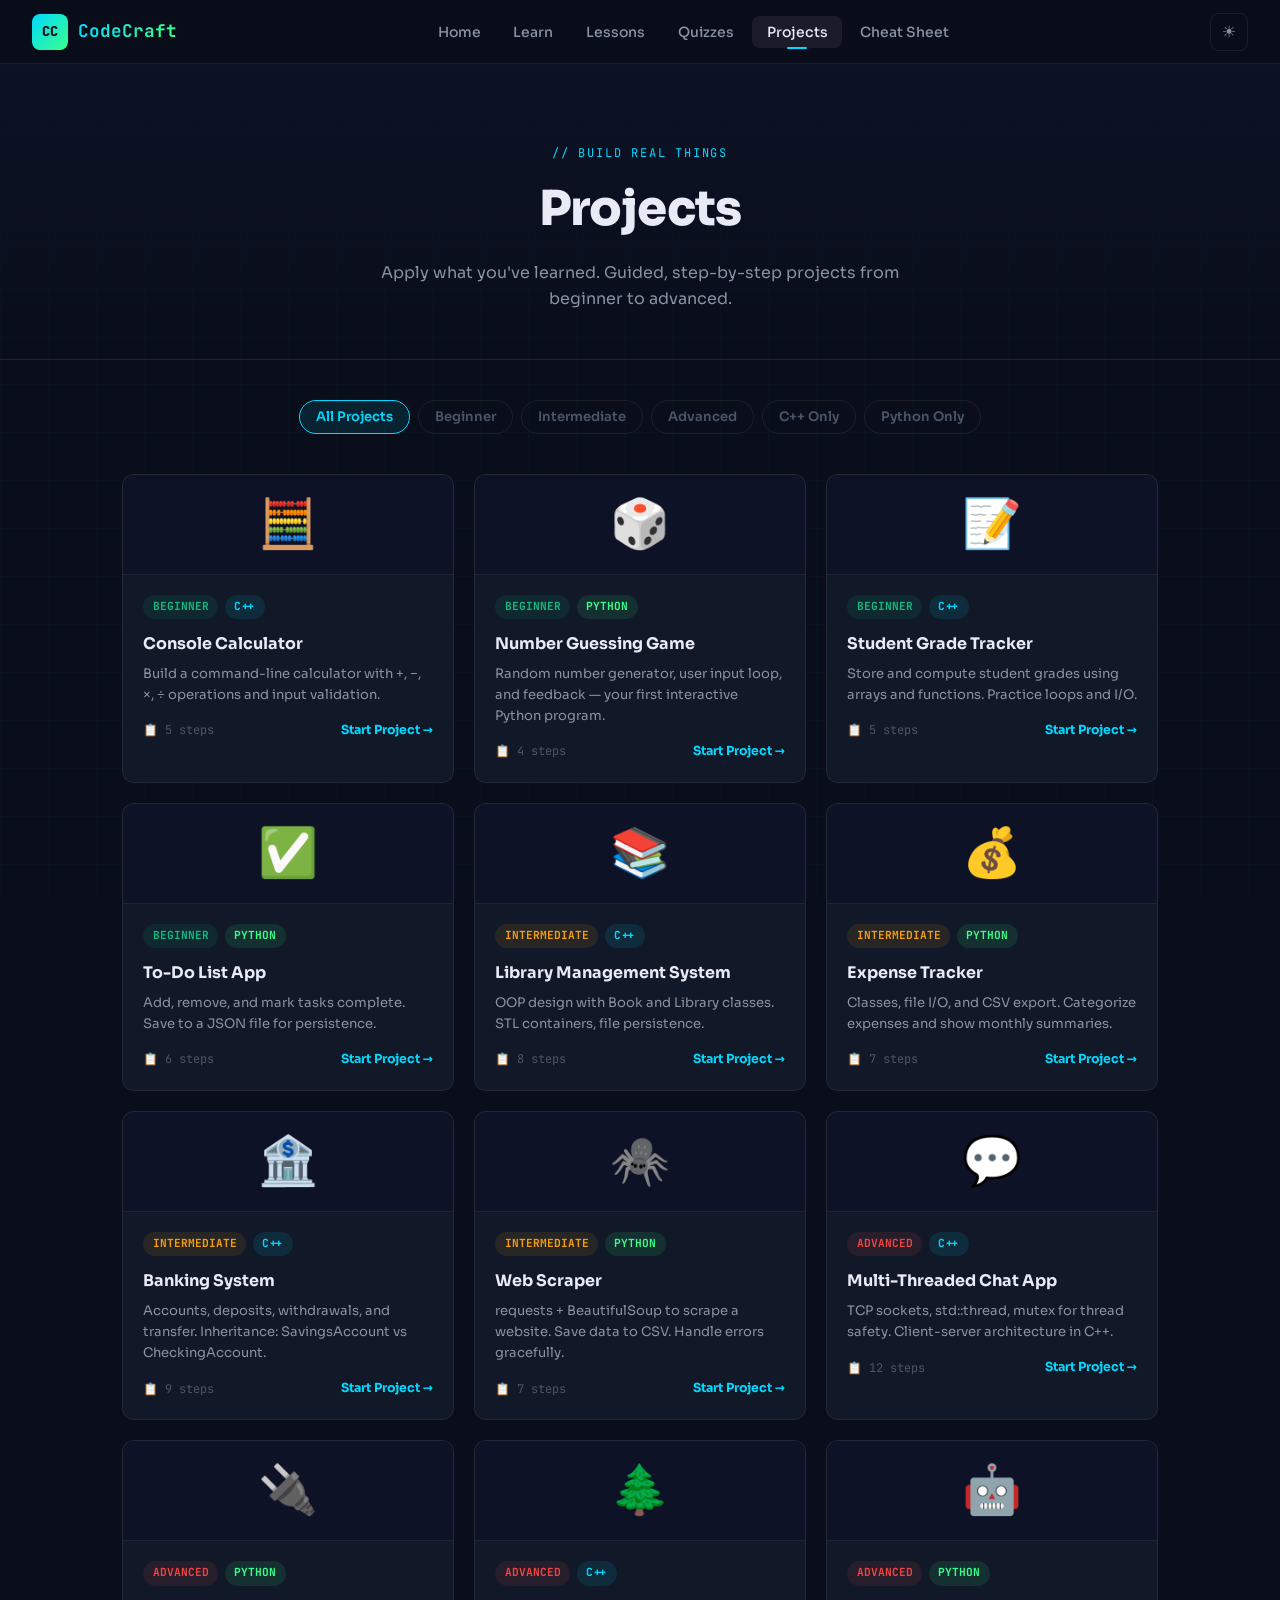
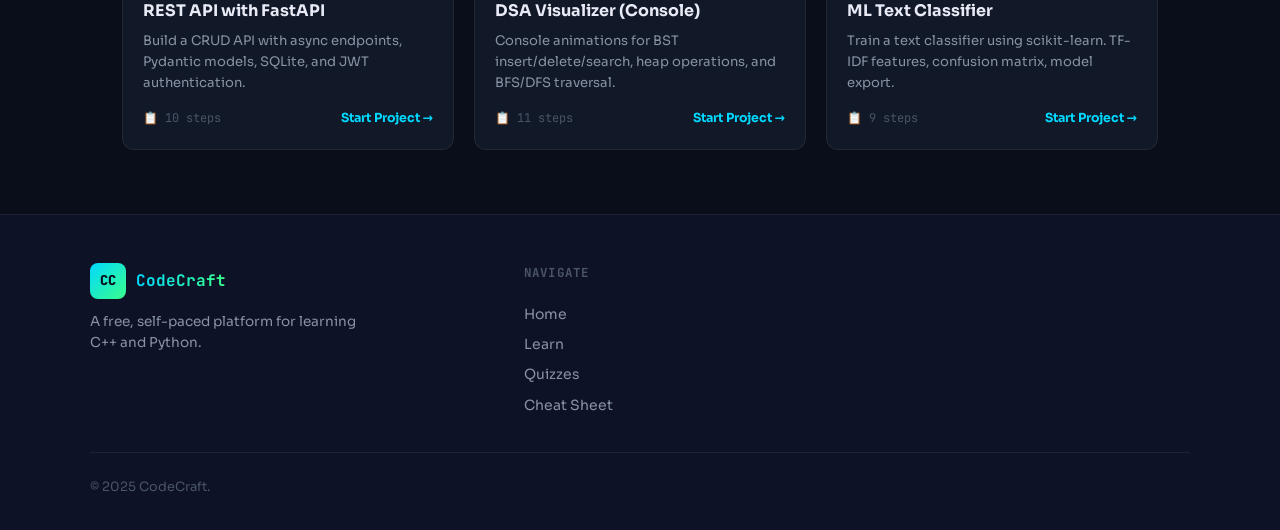
<file: pages/projects.html>
<!DOCTYPE html>
<html lang="en" data-theme="dark">
<head>
  <meta charset="UTF-8" />
  <meta name="viewport" content="width=device-width, initial-scale=1.0" />
  <title>Projects — CodeCraft</title>
  <link rel="stylesheet" href="../css/style.css" />
  <script src="../js/app.js" defer></script>
  <style>
    .project-detail-modal {
      position: fixed; inset: 0;
      background: rgba(0,0,0,0.75);
      z-index: 2000;
      display: flex; align-items: center; justify-content: center;
      padding: 2rem;
      opacity: 0; pointer-events: none;
      transition: opacity var(--transition);
    }
    .project-detail-modal.open { opacity: 1; pointer-events: all; }
    .modal-card {
      background: var(--bg-card);
      border: 1px solid var(--border);
      border-radius: var(--radius);
      max-width: 640px; width: 100%;
      max-height: 85vh;
      overflow-y: auto;
      padding: 2rem;
      transform: translateY(20px);
      transition: transform var(--transition);
    }
    .project-detail-modal.open .modal-card { transform: translateY(0); }
    .modal-close { float: right; font-size: 1.25rem; color: var(--text-muted); cursor: pointer; margin-left: 1rem; }
    .steps-list { display: flex; flex-direction: column; gap: 0.75rem; margin-top: 1.25rem; }
    .step-item { display: flex; gap: 1rem; align-items: flex-start; }
    .step-num { width: 28px; height: 28px; border-radius: 50%; background: var(--cpp-dim); border: 1px solid rgba(0,217,255,0.2); color: var(--cpp-color); font-size: 0.75rem; font-weight: 700; font-family: var(--font-code); display: flex; align-items: center; justify-content: center; flex-shrink: 0; }
    .step-text { font-size: 0.875rem; color: var(--text-secondary); padding-top: 0.3rem; line-height: 1.5; }
    .projects-wrapper { max-width: 1100px; margin: 0 auto; padding: 2.5rem 2rem 4rem; position: relative; z-index: 1; }
  </style>
</head>
<body>

<!-- NAVBAR -->
<nav class="navbar">
  <a href="../index.html" class="navbar-logo">
    <div class="logo-icon">CC</div>
    <span class="logo-text">CodeCraft</span>
  </a>
  <ul class="nav-links">
    <li><a href="../index.html" class="nav-link">Home</a></li>
    <li><a href="learn.html" class="nav-link">Learn</a></li>
    <li><a href="lesson.html" class="nav-link">Lessons</a></li>
    <li><a href="quiz.html" class="nav-link">Quizzes</a></li>
    <li><a href="projects.html" class="nav-link active">Projects</a></li>
    <li><a href="cheatsheet.html" class="nav-link">Cheat Sheet</a></li>
  </ul>
  <div class="nav-actions">
    <button class="theme-toggle" id="themeToggle">☀️</button>
  </div>
  <button class="hamburger" id="hamburger"><span></span><span></span><span></span></button>
</nav>
<div class="mobile-menu" id="mobileMenu">
  <button class="mobile-close" id="mobileClose">✕</button>
  <a href="../index.html" class="mobile-nav-link">Home</a>
  <a href="learn.html" class="mobile-nav-link">Learn</a>
  <a href="lesson.html" class="mobile-nav-link">Lessons</a>
  <a href="quiz.html" class="mobile-nav-link">Quizzes</a>
  <a href="projects.html" class="mobile-nav-link">Projects</a>
  <a href="cheatsheet.html" class="mobile-nav-link">Cheat Sheet</a>
</div>

<!-- PAGE HEADER -->
<div class="page-header">
  <span class="section-tag">// build real things</span>
  <h1 class="page-title">Projects</h1>
  <p class="page-desc">Apply what you've learned. Guided, step-by-step projects from beginner to advanced.</p>
</div>

<!-- CONTENT -->
<div class="projects-wrapper">
  <!-- FILTER -->
  <div class="projects-filter">
    <button class="filter-btn active" data-filter="all">All Projects</button>
    <button class="filter-btn" data-filter="beginner">Beginner</button>
    <button class="filter-btn" data-filter="intermediate">Intermediate</button>
    <button class="filter-btn" data-filter="advanced">Advanced</button>
    <button class="filter-btn" data-filter="cpp">C++ Only</button>
    <button class="filter-btn" data-filter="python">Python Only</button>
  </div>

  <!-- PROJECTS GRID -->
  <div class="projects-grid">

    <!-- Beginner C++ -->
    <div class="project-card" data-filter="beginner cpp" onclick="openModal('calculator')">
      <div class="project-thumb">🧮</div>
      <div class="project-body">
        <div class="project-tags">
          <span class="project-tag tag-beginner">Beginner</span>
          <span class="project-tag tag-cpp">C++</span>
        </div>
        <div class="project-title">Console Calculator</div>
        <div class="project-desc">Build a command-line calculator with +, −, ×, ÷ operations and input validation.</div>
        <div class="project-footer">
          <span class="project-steps">📋 5 steps</span>
          <span class="project-start">Start Project →</span>
        </div>
      </div>
    </div>

    <!-- Beginner Python -->
    <div class="project-card" data-filter="beginner python" onclick="openModal('guessing-game')">
      <div class="project-thumb">🎲</div>
      <div class="project-body">
        <div class="project-tags">
          <span class="project-tag tag-beginner">Beginner</span>
          <span class="project-tag tag-python">Python</span>
        </div>
        <div class="project-title">Number Guessing Game</div>
        <div class="project-desc">Random number generator, user input loop, and feedback — your first interactive Python program.</div>
        <div class="project-footer">
          <span class="project-steps">📋 4 steps</span>
          <span class="project-start">Start Project →</span>
        </div>
      </div>
    </div>

    <!-- Beginner C++ -->
    <div class="project-card" data-filter="beginner cpp" onclick="openModal('student-grades')">
      <div class="project-thumb">📝</div>
      <div class="project-body">
        <div class="project-tags">
          <span class="project-tag tag-beginner">Beginner</span>
          <span class="project-tag tag-cpp">C++</span>
        </div>
        <div class="project-title">Student Grade Tracker</div>
        <div class="project-desc">Store and compute student grades using arrays and functions. Practice loops and I/O.</div>
        <div class="project-footer">
          <span class="project-steps">📋 5 steps</span>
          <span class="project-start">Start Project →</span>
        </div>
      </div>
    </div>

    <!-- Beginner Python -->
    <div class="project-card" data-filter="beginner python" onclick="openModal('todo-list')">
      <div class="project-thumb">✅</div>
      <div class="project-body">
        <div class="project-tags">
          <span class="project-tag tag-beginner">Beginner</span>
          <span class="project-tag tag-python">Python</span>
        </div>
        <div class="project-title">To-Do List App</div>
        <div class="project-desc">Add, remove, and mark tasks complete. Save to a JSON file for persistence.</div>
        <div class="project-footer">
          <span class="project-steps">📋 6 steps</span>
          <span class="project-start">Start Project →</span>
        </div>
      </div>
    </div>

    <!-- Intermediate C++ -->
    <div class="project-card" data-filter="intermediate cpp" onclick="openModal('library-system')">
      <div class="project-thumb">📚</div>
      <div class="project-body">
        <div class="project-tags">
          <span class="project-tag tag-intermediate">Intermediate</span>
          <span class="project-tag tag-cpp">C++</span>
        </div>
        <div class="project-title">Library Management System</div>
        <div class="project-desc">OOP design with Book and Library classes. STL containers, file persistence.</div>
        <div class="project-footer">
          <span class="project-steps">📋 8 steps</span>
          <span class="project-start">Start Project →</span>
        </div>
      </div>
    </div>

    <!-- Intermediate Python -->
    <div class="project-card" data-filter="intermediate python" onclick="openModal('expense-tracker')">
      <div class="project-thumb">💰</div>
      <div class="project-body">
        <div class="project-tags">
          <span class="project-tag tag-intermediate">Intermediate</span>
          <span class="project-tag tag-python">Python</span>
        </div>
        <div class="project-title">Expense Tracker</div>
        <div class="project-desc">Classes, file I/O, and CSV export. Categorize expenses and show monthly summaries.</div>
        <div class="project-footer">
          <span class="project-steps">📋 7 steps</span>
          <span class="project-start">Start Project →</span>
        </div>
      </div>
    </div>

    <!-- Intermediate C++ -->
    <div class="project-card" data-filter="intermediate cpp" onclick="openModal('bank-system')">
      <div class="project-thumb">🏦</div>
      <div class="project-body">
        <div class="project-tags">
          <span class="project-tag tag-intermediate">Intermediate</span>
          <span class="project-tag tag-cpp">C++</span>
        </div>
        <div class="project-title">Banking System</div>
        <div class="project-desc">Accounts, deposits, withdrawals, and transfer. Inheritance: SavingsAccount vs CheckingAccount.</div>
        <div class="project-footer">
          <span class="project-steps">📋 9 steps</span>
          <span class="project-start">Start Project →</span>
        </div>
      </div>
    </div>

    <!-- Intermediate Python -->
    <div class="project-card" data-filter="intermediate python" onclick="openModal('web-scraper')">
      <div class="project-thumb">🕷️</div>
      <div class="project-body">
        <div class="project-tags">
          <span class="project-tag tag-intermediate">Intermediate</span>
          <span class="project-tag tag-python">Python</span>
        </div>
        <div class="project-title">Web Scraper</div>
        <div class="project-desc">requests + BeautifulSoup to scrape a website. Save data to CSV. Handle errors gracefully.</div>
        <div class="project-footer">
          <span class="project-steps">📋 7 steps</span>
          <span class="project-start">Start Project →</span>
        </div>
      </div>
    </div>

    <!-- Advanced C++ -->
    <div class="project-card" data-filter="advanced cpp" onclick="openModal('chat-app')">
      <div class="project-thumb">💬</div>
      <div class="project-body">
        <div class="project-tags">
          <span class="project-tag tag-advanced">Advanced</span>
          <span class="project-tag tag-cpp">C++</span>
        </div>
        <div class="project-title">Multi-Threaded Chat App</div>
        <div class="project-desc">TCP sockets, std::thread, mutex for thread safety. Client-server architecture in C++.</div>
        <div class="project-footer">
          <span class="project-steps">📋 12 steps</span>
          <span class="project-start">Start Project →</span>
        </div>
      </div>
    </div>

    <!-- Advanced Python -->
    <div class="project-card" data-filter="advanced python" onclick="openModal('rest-api')">
      <div class="project-thumb">🔌</div>
      <div class="project-body">
        <div class="project-tags">
          <span class="project-tag tag-advanced">Advanced</span>
          <span class="project-tag tag-python">Python</span>
        </div>
        <div class="project-title">REST API with FastAPI</div>
        <div class="project-desc">Build a CRUD API with async endpoints, Pydantic models, SQLite, and JWT authentication.</div>
        <div class="project-footer">
          <span class="project-steps">📋 10 steps</span>
          <span class="project-start">Start Project →</span>
        </div>
      </div>
    </div>

    <!-- Advanced C++ -->
    <div class="project-card" data-filter="advanced cpp" onclick="openModal('dsa-visualizer')">
      <div class="project-thumb">🌲</div>
      <div class="project-body">
        <div class="project-tags">
          <span class="project-tag tag-advanced">Advanced</span>
          <span class="project-tag tag-cpp">C++</span>
        </div>
        <div class="project-title">DSA Visualizer (Console)</div>
        <div class="project-desc">Console animations for BST insert/delete/search, heap operations, and BFS/DFS traversal.</div>
        <div class="project-footer">
          <span class="project-steps">📋 11 steps</span>
          <span class="project-start">Start Project →</span>
        </div>
      </div>
    </div>

    <!-- Advanced Python -->
    <div class="project-card" data-filter="advanced python" onclick="openModal('ml-classifier')">
      <div class="project-thumb">🤖</div>
      <div class="project-body">
        <div class="project-tags">
          <span class="project-tag tag-advanced">Advanced</span>
          <span class="project-tag tag-python">Python</span>
        </div>
        <div class="project-title">ML Text Classifier</div>
        <div class="project-desc">Train a text classifier using scikit-learn. TF-IDF features, confusion matrix, model export.</div>
        <div class="project-footer">
          <span class="project-steps">📋 9 steps</span>
          <span class="project-start">Start Project →</span>
        </div>
      </div>
    </div>

  </div>
</div>

<!-- PROJECT DETAIL MODAL -->
<div class="project-detail-modal" id="projectModal" onclick="if(event.target===this)closeModal()">
  <div class="modal-card" id="modalContent"></div>
</div>

<script>
const projectData = {
  calculator: {
    icon: '🧮', title: 'Console Calculator', lang: 'C++', level: 'Beginner',
    desc: 'Build a fully functional command-line calculator using C++ with clean input/output and error handling.',
    steps: [
      'Set up main.cpp with basic structure and include <iostream>',
      'Create a function for each operation: add, subtract, multiply, divide',
      'Build the input loop: prompt for two numbers and an operator',
      'Add input validation (check for division by zero, invalid operators)',
      'Add a loop so the user can perform multiple calculations',
    ],
    skills: ['Functions', 'Loops', 'Input/Output', 'Conditionals'],
  },
  'guessing-game': {
    icon: '🎲', title: 'Number Guessing Game', lang: 'Python', level: 'Beginner',
    desc: 'Create an interactive game where the computer picks a random number and guides the user to guess it.',
    steps: [
      'Import random and generate a secret number between 1 and 100',
      'Create a while loop that continues until the user guesses correctly',
      'Give "Too high" / "Too low" feedback on each guess',
      'Count attempts and display final score when the user wins',
    ],
    skills: ['random module', 'while loops', 'input()', 'conditionals'],
  },
  'bank-system': {
    icon: '🏦', title: 'Banking System', lang: 'C++', level: 'Intermediate',
    desc: 'A full OOP banking simulation with account management, transactions, and inheritance.',
    steps: [
      'Design the Account base class with balance, accountNumber, owner',
      'Add deposit() and withdraw() methods with validation',
      'Create SavingsAccount subclass with interest rate and interest calculation',
      'Create CheckingAccount subclass with overdraft limit',
      'Build a Bank class using vector<Account*> to hold multiple accounts',
      'Add transfer() between accounts',
      'Implement file I/O to save/load accounts (CSV format)',
      'Add menu-driven interface with a loop',
      'Add exception handling for invalid operations',
    ],
    skills: ['OOP', 'Inheritance', 'STL vector', 'File I/O', 'Exceptions'],
  },
  'chat-app': {
    icon: '💬', title: 'Multi-Threaded Chat App', lang: 'C++', level: 'Advanced',
    desc: 'A TCP socket-based chat application using POSIX sockets and C++ threads.',
    steps: [
      'Learn POSIX socket API: socket(), bind(), listen(), accept(), connect()',
      'Build the server: accept multiple clients using a thread per connection',
      'Build the client: one thread for sending, one for receiving',
      'Use std::mutex to protect the shared client list on the server',
      'Broadcast messages from one client to all others',
      'Add username registration on connect',
      'Handle disconnections gracefully (detect closed sockets)',
      'Add timestamps to messages',
      'Add a /quit command and clean shutdown',
      'Test with multiple terminal windows',
      'Bonus: add private messaging with /msg username',
      'Bonus: add message history on connect',
    ],
    skills: ['POSIX Sockets', 'Multithreading', 'mutex', 'Smart Pointers'],
  },
  'rest-api': {
    icon: '🔌', title: 'REST API with FastAPI', lang: 'Python', level: 'Advanced',
    desc: 'Build a production-quality REST API with async endpoints, database, and authentication.',
    steps: [
      'pip install fastapi uvicorn sqlalchemy pydantic python-jose',
      'Design Pydantic models for request/response schemas',
      'Set up SQLAlchemy with SQLite and create database models',
      'Implement CRUD endpoints: POST /items, GET /items/{id}, PUT, DELETE',
      'Add user registration and login endpoints',
      'Implement JWT token generation and validation',
      'Add auth middleware with Depends() for protected routes',
      'Write async database operations with async SQLAlchemy',
      'Add pagination and filtering query parameters',
      'Test with FastAPI\'s built-in Swagger UI at /docs',
    ],
    skills: ['FastAPI', 'Pydantic', 'SQLAlchemy', 'JWT', 'Async/Await'],
  },
};

function openModal(id) {
  const data = projectData[id];
  if (!data) return;
  const langColor = data.lang === 'C++' ? 'var(--cpp-color)' : 'var(--python-color)';
  const levelClass = data.level === 'Beginner' ? 'badge-basic' : data.level === 'Intermediate' ? 'badge-intermediate' : 'badge-advanced';
  document.getElementById('modalContent').innerHTML = `
    <div style="display:flex;align-items:flex-start;gap:1rem;margin-bottom:1.5rem">
      <div style="font-size:2.5rem;line-height:1">${data.icon}</div>
      <div style="flex:1">
        <button class="modal-close" onclick="closeModal()">✕</button>
        <h2 style="font-size:1.3rem;font-weight:800;margin-bottom:0.4rem">${data.title}</h2>
        <div style="display:flex;gap:0.5rem">
          <span class="level-badge ${levelClass}">${data.level}</span>
          <span style="font-family:var(--font-code);font-size:0.72rem;padding:0.2rem 0.65rem;border-radius:100px;background:rgba(0,0,0,0.2);color:${langColor};border:1px solid ${langColor}30">${data.lang}</span>
        </div>
      </div>
    </div>
    <p style="color:var(--text-secondary);font-size:0.9rem;margin-bottom:1.5rem;line-height:1.65">${data.desc}</p>
    <div style="display:flex;flex-wrap:wrap;gap:0.4rem;margin-bottom:1.5rem">
      ${data.skills.map(s => `<span style="font-family:var(--font-code);font-size:0.72rem;padding:0.2rem 0.65rem;border-radius:100px;background:var(--bg-secondary);border:1px solid var(--border);color:var(--text-secondary)">${s}</span>`).join('')}
    </div>
    <h3 style="font-size:0.9rem;font-weight:700;margin-bottom:0.25rem;text-transform:uppercase;letter-spacing:0.08em;color:var(--text-muted);font-family:var(--font-code)">Step-by-Step Guide</h3>
    <div class="steps-list">
      ${data.steps.map((step, i) => `
        <div class="step-item">
          <div class="step-num">${i+1}</div>
          <div class="step-text">${step}</div>
        </div>
      `).join('')}
    </div>
    <div style="margin-top:2rem;display:flex;gap:0.75rem">
      <a href="lesson.html" class="btn btn-primary" style="padding:0.65rem 1.25rem">Open Editor →</a>
      <button onclick="closeModal()" class="btn btn-outline" style="padding:0.65rem 1.25rem">Close</button>
    </div>`;
  document.getElementById('projectModal').classList.add('open');
}
function closeModal() {
  document.getElementById('projectModal').classList.remove('open');
}
</script>

<!-- FOOTER -->
<footer class="footer">
  <div class="footer-grid">
    <div class="footer-brand">
      <div class="footer-logo"><div class="logo-icon">CC</div><span class="logo-text">CodeCraft</span></div>
      <p class="footer-tagline">A free, self-paced platform for learning C++ and Python.</p>
    </div>
    <div>
      <div class="footer-col-title">Navigate</div>
      <a href="../index.html" class="footer-link">Home</a>
      <a href="learn.html" class="footer-link">Learn</a>
      <a href="quiz.html" class="footer-link">Quizzes</a>
      <a href="cheatsheet.html" class="footer-link">Cheat Sheet</a>
    </div>
  </div>
  <div class="footer-bottom"><span>© 2025 CodeCraft.</span></div>
</footer>
</body>
</html>
</file>
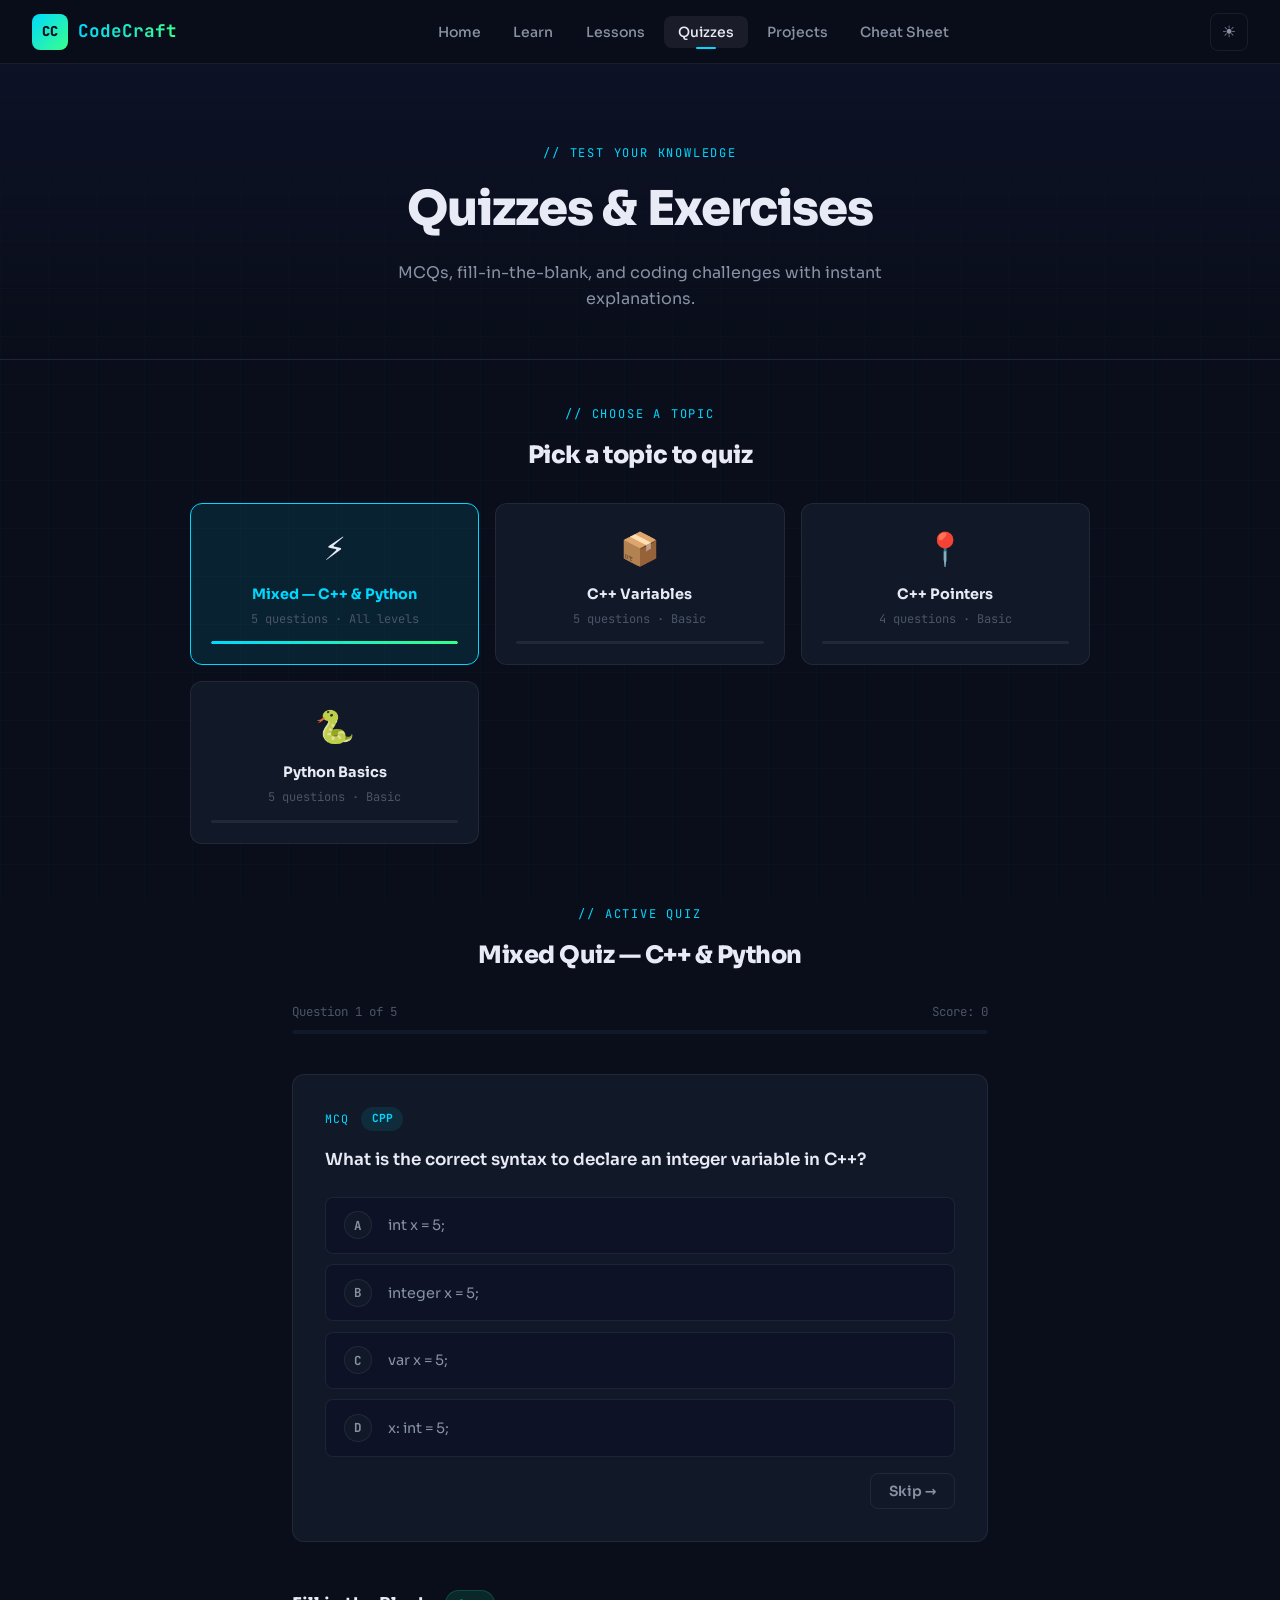
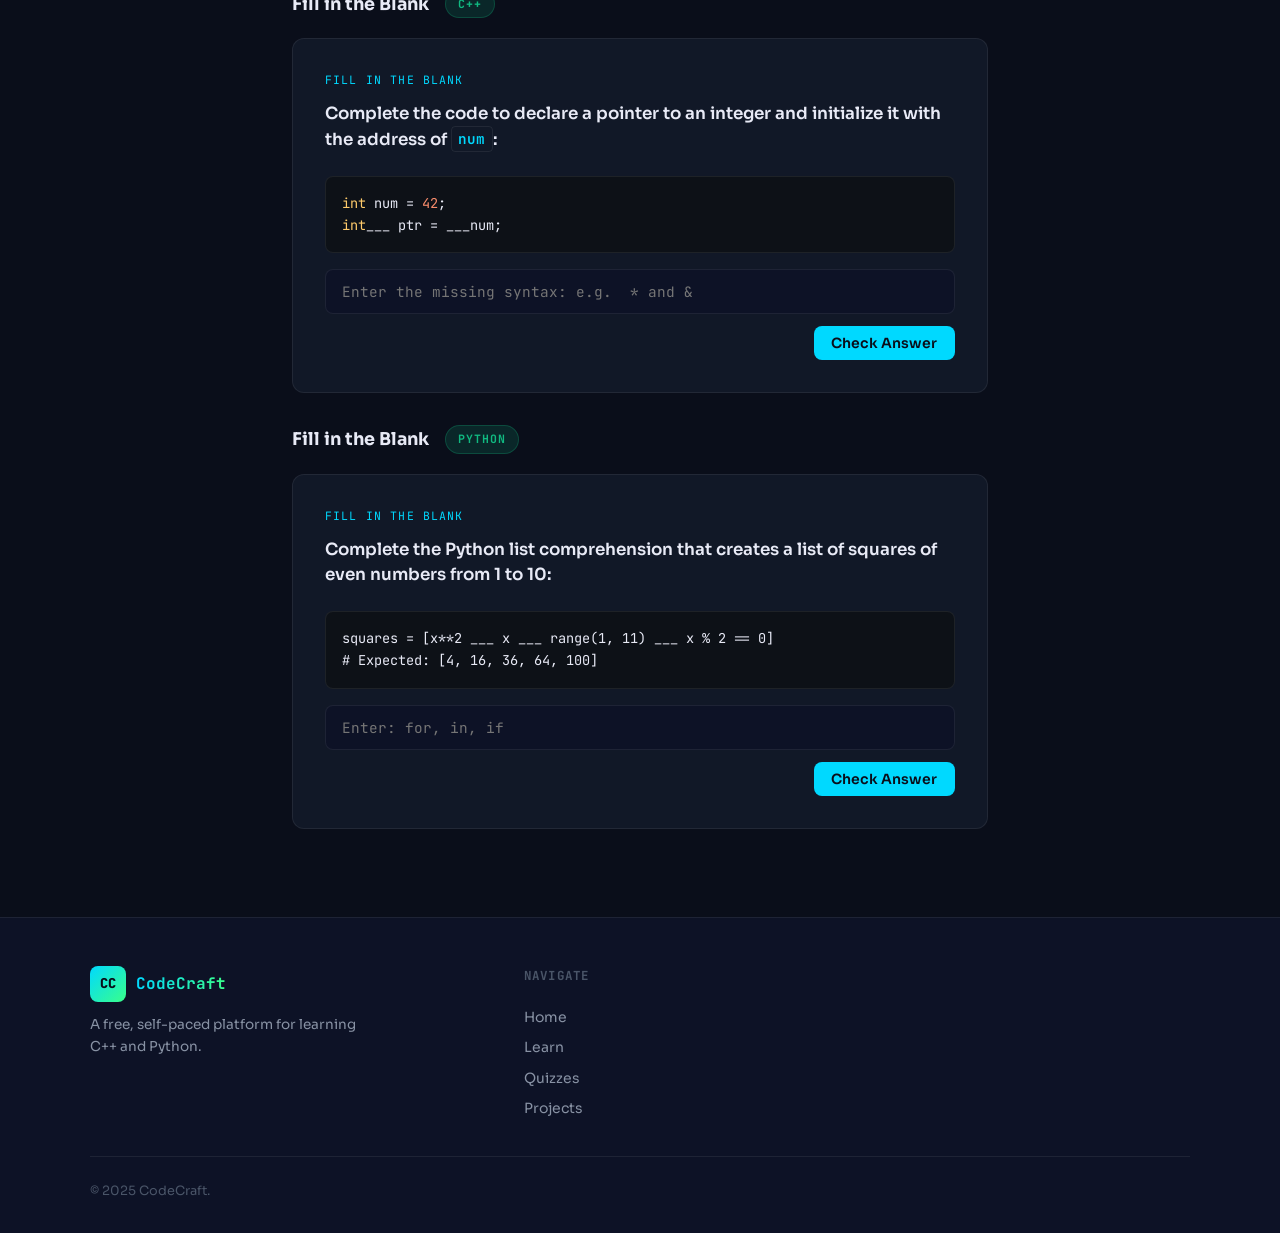
<file: pages/quiz.html>
<!DOCTYPE html>
<html lang="en" data-theme="dark">
<head>
  <meta charset="UTF-8" />
  <meta name="viewport" content="width=device-width, initial-scale=1.0" />
  <title>Quizzes — CodeCraft</title>
  <link rel="stylesheet" href="../css/style.css" />
  <script src="../js/app.js" defer></script>
  <style>
    .quiz-topic-grid {
      display: grid;
      grid-template-columns: repeat(auto-fill, minmax(220px, 1fr));
      gap: 1rem;
      max-width: 900px;
      margin: 0 auto 3.5rem;
    }
    .quiz-topic-card {
      background: var(--bg-card);
      border: 1px solid var(--border);
      border-radius: var(--radius);
      padding: 1.25rem;
      cursor: pointer;
      transition: all var(--transition);
      text-align: center;
    }
    .quiz-topic-card:hover { transform: translateY(-3px); border-color: var(--border-glow); box-shadow: var(--shadow); }
    .quiz-topic-card.selected { border-color: var(--cpp-color); background: var(--cpp-dim); box-shadow: 0 0 0 2px var(--cpp-color)30; }
    .quiz-topic-card.selected .title { color: var(--cpp-color); }
    .quiz-topic-card .icon { font-size: 2rem; margin-bottom: 0.5rem; }
    .quiz-topic-card .title { font-size: 0.9rem; font-weight: 700; margin-bottom: 0.25rem; }
    .quiz-topic-card .meta { font-size: 0.75rem; color: var(--text-muted); font-family: var(--font-code); }
    .quiz-topic-card .bar { height: 3px; background: var(--border); border-radius: 2px; margin-top: 0.75rem; overflow: hidden; }
    .quiz-topic-card .bar-fill { height: 100%; border-radius: 2px; }
    .quiz-wrapper { max-width: 760px; margin: 0 auto; padding: 0 2rem 4rem; position: relative; z-index: 1; }
    .fill-blank-question pre {
      background: #0d1117;
      border: 1px solid var(--border);
      border-radius: var(--radius-sm);
      padding: 1rem;
      font-family: var(--font-code);
      font-size: 0.85rem;
      margin-bottom: 1rem;
      overflow-x: auto;
    }
  </style>
</head>
<body>

<!-- NAVBAR -->
<nav class="navbar">
  <a href="../index.html" class="navbar-logo">
    <div class="logo-icon">CC</div>
    <span class="logo-text">CodeCraft</span>
  </a>
  <ul class="nav-links">
    <li><a href="../index.html" class="nav-link">Home</a></li>
    <li><a href="learn.html" class="nav-link">Learn</a></li>
    <li><a href="lesson.html" class="nav-link">Lessons</a></li>
    <li><a href="quiz.html" class="nav-link active">Quizzes</a></li>
    <li><a href="projects.html" class="nav-link">Projects</a></li>
    <li><a href="cheatsheet.html" class="nav-link">Cheat Sheet</a></li>
  </ul>
  <div class="nav-actions">
    <button class="theme-toggle" id="themeToggle">☀️</button>
  </div>
  <button class="hamburger" id="hamburger"><span></span><span></span><span></span></button>
</nav>
<div class="mobile-menu" id="mobileMenu">
  <button class="mobile-close" id="mobileClose">✕</button>
  <a href="../index.html" class="mobile-nav-link">Home</a>
  <a href="learn.html" class="mobile-nav-link">Learn</a>
  <a href="lesson.html" class="mobile-nav-link">Lessons</a>
  <a href="quiz.html" class="mobile-nav-link">Quizzes</a>
  <a href="projects.html" class="mobile-nav-link">Projects</a>
  <a href="cheatsheet.html" class="mobile-nav-link">Cheat Sheet</a>
</div>

<!-- PAGE HEADER -->
<div class="page-header">
  <span class="section-tag">// test your knowledge</span>
  <h1 class="page-title">Quizzes &amp; Exercises</h1>
  <p class="page-desc">MCQs, fill-in-the-blank, and coding challenges with instant explanations.</p>
</div>

<!-- TOPIC SELECTOR -->
<section class="section" style="padding-top:2.5rem;padding-bottom:0">
  <div class="section-header" style="margin-bottom:1.75rem">
    <span class="section-tag">// choose a topic</span>
    <h2 class="section-title" style="font-size:1.5rem">Pick a topic to quiz</h2>
  </div>
  <div class="quiz-topic-grid">
    <div class="quiz-topic-card selected" data-quiz-set="mixed">
      <div class="icon">⚡</div>
      <div class="title">Mixed — C++ &amp; Python</div>
      <div class="meta">5 questions · All levels</div>
      <div class="bar"><div class="bar-fill" style="width:100%;background:linear-gradient(90deg,var(--cpp-color),var(--python-color))"></div></div>
    </div>
    <div class="quiz-topic-card" data-quiz-set="cpp-variables">
      <div class="icon">📦</div>
      <div class="title">C++ Variables</div>
      <div class="meta">5 questions · Basic</div>
      <div class="bar"><div class="bar-fill" style="width:0%;background:var(--cpp-color)"></div></div>
    </div>
    <div class="quiz-topic-card" data-quiz-set="cpp-pointers">
      <div class="icon">📍</div>
      <div class="title">C++ Pointers</div>
      <div class="meta">4 questions · Basic</div>
      <div class="bar"><div class="bar-fill" style="width:0%;background:var(--cpp-color)"></div></div>
    </div>
    <div class="quiz-topic-card" data-quiz-set="python-basics">
      <div class="icon">🐍</div>
      <div class="title">Python Basics</div>
      <div class="meta">5 questions · Basic</div>
      <div class="bar"><div class="bar-fill" style="width:0%;background:var(--python-color)"></div></div>
    </div>
  </div>
</section>

<!-- ACTIVE QUIZ -->
<div class="quiz-wrapper">
  <div class="section-header" style="margin-bottom:1.75rem">
    <span class="section-tag">// active quiz</span>
    <h2 class="section-title" style="font-size:1.5rem" id="quizTitle">Mixed Quiz — C++ &amp; Python</h2>
  </div>

  <div class="quiz-header">
    <span class="quiz-label">Question <span id="quizCurrent">1</span> of <span id="quizTotal">5</span></span>
    <span class="quiz-label">Score: <span id="quizScore">0</span></span>
  </div>
  <div class="quiz-progress-bar">
    <div class="quiz-progress-fill" id="quizProgressFill" style="width:0%"></div>
  </div>

  <div id="quizContainer"></div>

  <!-- Fill in the blank bonus section -->
  <div style="margin-top:3rem">
    <div style="display:flex;align-items:center;gap:1rem;margin-bottom:1.25rem">
      <h3 style="font-size:1.1rem;font-weight:700">Fill in the Blank</h3>
      <span class="stage-badge badge-basic">C++</span>
    </div>
    <div class="question-card fill-blank-question">
      <div class="question-type">FILL IN THE BLANK</div>
      <p class="question-text">Complete the code to declare a pointer to an integer and initialize it with the address of <code class="inline-code">num</code>:</p>
      <pre><span class="t-type" style="color:#ffcb6b">int</span> num = <span class="t-num" style="color:#f78c6c">42</span>;
<span class="t-type" style="color:#ffcb6b">int</span>___ ptr = ___num;</pre>
      <input type="text" class="fill-blank-input" id="fillBlank1" placeholder="Enter the missing syntax: e.g.  * and &" />
      <div class="quiz-actions" style="margin-top:0.75rem">
        <button class="btn btn-primary" onclick="checkFill()">Check Answer</button>
      </div>
      <div class="quiz-feedback" id="fillFeedback"></div>
    </div>

    <div style="display:flex;align-items:center;gap:1rem;margin-bottom:1.25rem;margin-top:2rem">
      <h3 style="font-size:1.1rem;font-weight:700">Fill in the Blank</h3>
      <span class="stage-badge badge-basic">Python</span>
    </div>
    <div class="question-card fill-blank-question">
      <div class="question-type">FILL IN THE BLANK</div>
      <p class="question-text">Complete the Python list comprehension that creates a list of squares of even numbers from 1 to 10:</p>
      <pre>squares = [x**2 ___ x ___ range(1, 11) ___ x % 2 == 0]
# Expected: [4, 16, 36, 64, 100]</pre>
      <input type="text" class="fill-blank-input" id="fillBlank2" placeholder="Enter: for, in, if" />
      <div class="quiz-actions" style="margin-top:0.75rem">
        <button class="btn btn-primary" onclick="checkFill2()">Check Answer</button>
      </div>
      <div class="quiz-feedback" id="fillFeedback2"></div>
    </div>
  </div>

</div>

<script>
function checkFill() {
  const val = document.getElementById('fillBlank1').value.trim().toLowerCase();
  const fb = document.getElementById('fillFeedback');
  if (val.includes('*') && val.includes('&')) {
    fb.className = 'quiz-feedback visible correct';
    fb.innerHTML = '✓ Correct! <code>int* ptr = &amp;num;</code> — the <code>*</code> declares a pointer and <code>&amp;</code> takes the address.';
  } else {
    fb.className = 'quiz-feedback visible wrong';
    fb.innerHTML = '✗ Not quite. The answer is <code>int* ptr = &amp;num;</code> — use <code>*</code> to declare a pointer type and <code>&amp;</code> to get the address.';
  }
}
function checkFill2() {
  const val = document.getElementById('fillBlank2').value.trim().toLowerCase();
  const fb = document.getElementById('fillFeedback2');
  if (val.includes('for') && val.includes('in') && val.includes('if')) {
    fb.className = 'quiz-feedback visible correct';
    fb.innerHTML = '✓ Correct! <code>[x**2 for x in range(1, 11) if x % 2 == 0]</code> — list comprehension with a filter condition.';
  } else {
    fb.className = 'quiz-feedback visible wrong';
    fb.innerHTML = '✗ Not quite. The three keywords are <code>for</code>, <code>in</code>, and <code>if</code> — giving: <code>[x**2 for x in range(1, 11) if x % 2 == 0]</code>.';
  }
}
</script>

<!-- FOOTER -->
<footer class="footer">
  <div class="footer-grid">
    <div class="footer-brand">
      <div class="footer-logo"><div class="logo-icon">CC</div><span class="logo-text">CodeCraft</span></div>
      <p class="footer-tagline">A free, self-paced platform for learning C++ and Python.</p>
    </div>
    <div>
      <div class="footer-col-title">Navigate</div>
      <a href="../index.html" class="footer-link">Home</a>
      <a href="learn.html" class="footer-link">Learn</a>
      <a href="quiz.html" class="footer-link">Quizzes</a>
      <a href="projects.html" class="footer-link">Projects</a>
    </div>
  </div>
  <div class="footer-bottom"><span>© 2025 CodeCraft.</span></div>
</footer>
</body>
</html>
</file>
<file: css/style.css>
/* ===== FONTS ===== */
@import url('https://fonts.googleapis.com/css2?family=JetBrains+Mono:ital,wght@0,400;0,600;0,700;1,400&family=Sora:wght@300;400;500;600;700;800&display=swap');

/* ===== CSS VARIABLES ===== */
:root {
  --bg-primary: #0a0e1a;
  --bg-secondary: #0d1226;
  --bg-card: #111827;
  --bg-card-hover: #1a2235;
  --bg-sidebar: #0c1020;
  --border: rgba(255,255,255,0.07);
  --border-glow: rgba(0,217,255,0.3);

  --text-primary: #e8eaf6;
  --text-secondary: #8892a4;
  --text-muted: #4a5568;

  --cpp-color: #00d9ff;
  --cpp-glow: rgba(0,217,255,0.4);
  --cpp-dim: rgba(0,217,255,0.1);
  --python-color: #39ff8a;
  --python-glow: rgba(57,255,138,0.4);
  --python-dim: rgba(57,255,138,0.1);

  --accent: #7c3aed;
  --accent-glow: rgba(124,58,237,0.4);
  --warning: #f59e0b;
  --error: #ef4444;
  --success: #10b981;

  --font-code: 'JetBrains Mono', 'Fira Code', monospace;
  --font-body: 'Sora', system-ui, sans-serif;

  --radius: 12px;
  --radius-sm: 8px;
  --transition: 0.25s cubic-bezier(0.4, 0, 0.2, 1);
  --shadow: 0 4px 24px rgba(0,0,0,0.4);
  --shadow-lg: 0 8px 48px rgba(0,0,0,0.6);
}

[data-theme="light"] {
  --bg-primary: #f0f4ff;
  --bg-secondary: #e8edf8;
  --bg-card: #ffffff;
  --bg-card-hover: #f7f9ff;
  --bg-sidebar: #edf0fa;
  --border: rgba(0,0,0,0.08);
  --border-glow: rgba(0,150,255,0.3);

  --text-primary: #0f172a;
  --text-secondary: #475569;
  --text-muted: #94a3b8;

  --cpp-color: #0077cc;
  --cpp-glow: rgba(0,119,204,0.3);
  --cpp-dim: rgba(0,119,204,0.08);
  --python-color: #16a34a;
  --python-glow: rgba(22,163,74,0.3);
  --python-dim: rgba(22,163,74,0.08);
}

/* ===== RESET ===== */
*, *::before, *::after { box-sizing: border-box; margin: 0; padding: 0; }
html { scroll-behavior: smooth; font-size: 16px; }
body {
  font-family: var(--font-body);
  background: var(--bg-primary);
  color: var(--text-primary);
  line-height: 1.6;
  min-height: 100vh;
  overflow-x: hidden;
  transition: background var(--transition), color var(--transition);
}
a { color: inherit; text-decoration: none; }
ul { list-style: none; }
img { max-width: 100%; display: block; }
button { cursor: pointer; border: none; background: none; font-family: inherit; }

/* ===== SCROLLBAR ===== */
::-webkit-scrollbar { width: 6px; height: 6px; }
::-webkit-scrollbar-track { background: var(--bg-secondary); }
::-webkit-scrollbar-thumb { background: var(--border-glow); border-radius: 3px; }

/* ===== GRID BACKGROUND ===== */
body::before {
  content: '';
  position: fixed;
  inset: 0;
  background-image:
    linear-gradient(rgba(0,217,255,0.025) 1px, transparent 1px),
    linear-gradient(90deg, rgba(0,217,255,0.025) 1px, transparent 1px);
  background-size: 48px 48px;
  pointer-events: none;
  z-index: 0;
}
[data-theme="light"] body::before {
  background-image:
    linear-gradient(rgba(0,100,255,0.04) 1px, transparent 1px),
    linear-gradient(90deg, rgba(0,100,255,0.04) 1px, transparent 1px);
}

/* ===== NAVIGATION ===== */
.navbar {
  position: fixed;
  top: 0; left: 0; right: 0;
  z-index: 1000;
  display: flex;
  align-items: center;
  justify-content: space-between;
  padding: 0 2rem;
  height: 64px;
  background: rgba(10,14,26,0.85);
  backdrop-filter: blur(20px);
  border-bottom: 1px solid var(--border);
  transition: background var(--transition);
}
[data-theme="light"] .navbar {
  background: rgba(240,244,255,0.9);
}
.navbar-logo {
  display: flex;
  align-items: center;
  gap: 10px;
  font-family: var(--font-code);
  font-weight: 700;
  font-size: 1.1rem;
}
.logo-icon {
  width: 36px; height: 36px;
  background: linear-gradient(135deg, var(--cpp-color), var(--python-color));
  border-radius: 8px;
  display: flex; align-items: center; justify-content: center;
  font-size: 0.85rem; color: #0a0e1a; font-weight: 900;
}
.logo-text { background: linear-gradient(90deg, var(--cpp-color), var(--python-color)); -webkit-background-clip: text; -webkit-text-fill-color: transparent; background-clip: text; }
.nav-links { display: flex; align-items: center; gap: 0.25rem; }
.nav-link {
  padding: 0.45rem 0.9rem;
  border-radius: var(--radius-sm);
  color: var(--text-secondary);
  font-size: 0.875rem;
  font-weight: 500;
  transition: all var(--transition);
  position: relative;
}
.nav-link:hover, .nav-link.active {
  color: var(--text-primary);
  background: var(--border);
}
.nav-link.active::after {
  content: '';
  position: absolute;
  bottom: -1px; left: 50%; transform: translateX(-50%);
  width: 20px; height: 2px;
  background: var(--cpp-color);
  border-radius: 1px;
}
.nav-actions { display: flex; align-items: center; gap: 0.5rem; }
.theme-toggle {
  width: 38px; height: 38px;
  border-radius: var(--radius-sm);
  display: flex; align-items: center; justify-content: center;
  color: var(--text-secondary);
  font-size: 1rem;
  transition: all var(--transition);
  border: 1px solid var(--border);
}
.theme-toggle:hover { color: var(--text-primary); background: var(--bg-card); }
.btn { display: inline-flex; align-items: center; gap: 0.5rem; padding: 0.5rem 1.1rem; border-radius: var(--radius-sm); font-size: 0.875rem; font-weight: 600; transition: all var(--transition); }
.btn-primary { background: var(--cpp-color); color: #0a0e1a; }
.btn-primary:hover { transform: translateY(-1px); box-shadow: 0 4px 16px var(--cpp-glow); }
.btn-outline { border: 1px solid var(--border); color: var(--text-secondary); }
.btn-outline:hover { border-color: var(--cpp-color); color: var(--cpp-color); }
.hamburger { display: none; flex-direction: column; gap: 5px; padding: 8px; }
.hamburger span { display: block; width: 22px; height: 2px; background: var(--text-secondary); border-radius: 1px; transition: all var(--transition); }

/* ===== HERO ===== */
.hero {
  min-height: 100vh;
  display: flex;
  align-items: center;
  justify-content: center;
  text-align: center;
  padding: 7rem 2rem 4rem;
  position: relative;
  z-index: 1;
}
.hero-badge {
  display: inline-flex;
  align-items: center;
  gap: 0.5rem;
  padding: 0.375rem 0.875rem;
  background: rgba(124,58,237,0.15);
  border: 1px solid rgba(124,58,237,0.3);
  border-radius: 100px;
  font-size: 0.8rem;
  color: #a78bfa;
  font-family: var(--font-code);
  margin-bottom: 1.5rem;
  letter-spacing: 0.05em;
}
.hero-badge::before { content: '◉'; color: #a78bfa; animation: pulse-dot 2s infinite; }
@keyframes pulse-dot { 0%,100% { opacity:1; } 50% { opacity:0.3; } }
.hero-title {
  font-size: clamp(2.8rem, 7vw, 5rem);
  font-weight: 800;
  line-height: 1.1;
  letter-spacing: -0.03em;
  margin-bottom: 1.5rem;
}
.hero-title .line-1 { display: block; color: var(--text-primary); }
.hero-title .line-2 {
  display: block;
  background: linear-gradient(90deg, var(--cpp-color) 0%, #7c3aed 50%, var(--python-color) 100%);
  -webkit-background-clip: text;
  -webkit-text-fill-color: transparent;
  background-clip: text;
}
.hero-subtitle { font-size: 1.15rem; color: var(--text-secondary); max-width: 560px; margin: 0 auto 2.5rem; font-weight: 400; }
.hero-actions { display: flex; align-items: center; justify-content: center; gap: 1rem; flex-wrap: wrap; margin-bottom: 3.5rem; }
.hero-btn {
  display: inline-flex; align-items: center; gap: 0.6rem;
  padding: 0.875rem 1.75rem;
  border-radius: var(--radius);
  font-size: 1rem; font-weight: 700;
  transition: all 0.3s cubic-bezier(0.34, 1.56, 0.64, 1);
  position: relative; overflow: hidden;
}
.hero-btn-cpp {
  background: var(--cpp-color);
  color: #0a0e1a;
  box-shadow: 0 0 0 var(--cpp-glow);
}
.hero-btn-cpp:hover { transform: translateY(-3px) scale(1.02); box-shadow: 0 8px 32px var(--cpp-glow); }
.hero-btn-python {
  background: var(--python-color);
  color: #0a0e1a;
  box-shadow: 0 0 0 var(--python-glow);
}
.hero-btn-python:hover { transform: translateY(-3px) scale(1.02); box-shadow: 0 8px 32px var(--python-glow); }
.hero-code-window {
  max-width: 860px;
  margin: 0 auto;
  border-radius: var(--radius);
  overflow: hidden;
  border: 1px solid var(--border);
  box-shadow: var(--shadow-lg), 0 0 60px rgba(0,217,255,0.05);
}
.code-window-bar {
  display: flex; align-items: center; gap: 0.5rem;
  padding: 0.75rem 1rem;
  background: var(--bg-card);
  border-bottom: 1px solid var(--border);
}
.dot { width: 12px; height: 12px; border-radius: 50%; }
.dot-red { background: #ff5f57; }
.dot-yellow { background: #ffbd2e; }
.dot-green { background: #28c840; }
.code-window-title { margin-left: auto; margin-right: auto; font-family: var(--font-code); font-size: 0.8rem; color: var(--text-muted); }
.code-window-body { display: grid; grid-template-columns: 1fr 1fr; }
.code-pane {
  padding: 1.5rem;
  font-family: var(--font-code);
  font-size: 0.82rem;
  line-height: 1.7;
  position: relative;
}
.code-pane:first-child { border-right: 1px solid var(--border); }
.code-pane-label {
  position: absolute; top: 0.75rem; right: 1rem;
  font-size: 0.7rem; font-weight: 700;
  letter-spacing: 0.1em;
  padding: 2px 8px;
  border-radius: 100px;
}
.code-pane-label.cpp { background: var(--cpp-dim); color: var(--cpp-color); border: 1px solid rgba(0,217,255,0.2); }
.code-pane-label.py { background: var(--python-dim); color: var(--python-color); border: 1px solid rgba(57,255,138,0.2); }
.t-keyword { color: #c792ea; }
.t-func { color: #82aaff; }
.t-string { color: #c3e88d; }
.t-num { color: #f78c6c; }
.t-comment { color: var(--text-muted); font-style: italic; }
.t-cpp { color: var(--cpp-color); }
.t-py { color: var(--python-color); }
.t-type { color: #ffcb6b; }
.t-op { color: #89ddff; }
.typing-cursor { display: inline-block; width: 2px; height: 1em; background: var(--cpp-color); animation: blink 1s infinite; vertical-align: text-bottom; margin-left: 1px; }
@keyframes blink { 0%,49% { opacity:1; } 50%,100% { opacity:0; } }

/* ===== STATS STRIP ===== */
.stats-strip {
  position: relative; z-index: 1;
  padding: 2rem;
  background: var(--bg-secondary);
  border-top: 1px solid var(--border);
  border-bottom: 1px solid var(--border);
}
.stats-grid { display: grid; grid-template-columns: repeat(4, 1fr); max-width: 900px; margin: 0 auto; text-align: center; }
.stat-item { padding: 1rem; }
.stat-item + .stat-item { border-left: 1px solid var(--border); }
.stat-num { font-size: 2rem; font-weight: 800; font-family: var(--font-code); background: linear-gradient(90deg, var(--cpp-color), var(--python-color)); -webkit-background-clip: text; -webkit-text-fill-color: transparent; background-clip: text; }
.stat-label { font-size: 0.8rem; color: var(--text-secondary); margin-top: 0.25rem; }

/* ===== SECTION ===== */
.section { padding: 5rem 2rem; position: relative; z-index: 1; }
.section-header { text-align: center; max-width: 600px; margin: 0 auto 3.5rem; }
.section-tag { display: inline-block; font-family: var(--font-code); font-size: 0.75rem; color: var(--cpp-color); letter-spacing: 0.15em; text-transform: uppercase; margin-bottom: 0.75rem; }
.section-title { font-size: clamp(1.8rem, 4vw, 2.5rem); font-weight: 800; letter-spacing: -0.02em; margin-bottom: 0.75rem; }
.section-desc { color: var(--text-secondary); font-size: 1rem; }

/* ===== FEATURE CARDS ===== */
.features-grid { display: grid; grid-template-columns: repeat(auto-fit, minmax(260px, 1fr)); gap: 1.25rem; max-width: 1100px; margin: 0 auto; }
.feature-card {
  background: var(--bg-card);
  border: 1px solid var(--border);
  border-radius: var(--radius);
  padding: 1.75rem;
  transition: all var(--transition);
  position: relative;
  overflow: hidden;
}
.feature-card::before {
  content: '';
  position: absolute; inset: 0;
  background: radial-gradient(circle at top left, var(--cpp-dim), transparent 60%);
  opacity: 0;
  transition: opacity var(--transition);
}
.feature-card:hover { border-color: var(--border-glow); transform: translateY(-4px); box-shadow: var(--shadow), 0 0 24px rgba(0,217,255,0.05); }
.feature-card:hover::before { opacity: 1; }
.feature-icon {
  width: 48px; height: 48px;
  border-radius: var(--radius-sm);
  display: flex; align-items: center; justify-content: center;
  font-size: 1.4rem;
  margin-bottom: 1rem;
  background: var(--cpp-dim);
  border: 1px solid rgba(0,217,255,0.15);
}
.feature-card:nth-child(even) .feature-icon { background: var(--python-dim); border-color: rgba(57,255,138,0.15); }
.feature-title { font-size: 1rem; font-weight: 700; margin-bottom: 0.5rem; }
.feature-desc { font-size: 0.875rem; color: var(--text-secondary); line-height: 1.6; }

/* ===== LANGUAGE CARDS ===== */
.lang-cards { display: grid; grid-template-columns: 1fr 1fr; gap: 1.5rem; max-width: 900px; margin: 0 auto; }
.lang-card {
  background: var(--bg-card);
  border: 1px solid var(--border);
  border-radius: var(--radius);
  padding: 2.5rem;
  text-align: center;
  transition: all var(--transition);
  position: relative;
  overflow: hidden;
}
.lang-card::after {
  content: '';
  position: absolute; bottom: 0; left: 0; right: 0; height: 3px;
}
.lang-card.cpp::after { background: linear-gradient(90deg, transparent, var(--cpp-color), transparent); }
.lang-card.python::after { background: linear-gradient(90deg, transparent, var(--python-color), transparent); }
.lang-card:hover { transform: translateY(-6px); }
.lang-card.cpp:hover { border-color: rgba(0,217,255,0.4); box-shadow: var(--shadow), 0 0 40px var(--cpp-dim); }
.lang-card.python:hover { border-color: rgba(57,255,138,0.4); box-shadow: var(--shadow), 0 0 40px var(--python-dim); }
.lang-logo { font-size: 3.5rem; margin-bottom: 1rem; line-height: 1; }
.lang-name { font-size: 1.5rem; font-weight: 800; margin-bottom: 0.5rem; }
.lang-card.cpp .lang-name { color: var(--cpp-color); }
.lang-card.python .lang-name { color: var(--python-color); }
.lang-desc { font-size: 0.9rem; color: var(--text-secondary); margin-bottom: 1.5rem; line-height: 1.6; }
.lang-topics { display: flex; flex-wrap: wrap; gap: 0.5rem; justify-content: center; margin-bottom: 1.75rem; }
.topic-tag {
  padding: 0.3rem 0.7rem;
  border-radius: 100px;
  font-size: 0.75rem;
  font-family: var(--font-code);
  font-weight: 600;
  border: 1px solid;
}
.lang-card.cpp .topic-tag { background: var(--cpp-dim); color: var(--cpp-color); border-color: rgba(0,217,255,0.2); }
.lang-card.python .topic-tag { background: var(--python-dim); color: var(--python-color); border-color: rgba(57,255,138,0.2); }
.lang-cta {
  display: inline-flex; align-items: center; gap: 0.5rem;
  width: 100%; justify-content: center;
  padding: 0.75rem 1.5rem;
  border-radius: var(--radius-sm);
  font-size: 0.9rem; font-weight: 700;
  transition: all var(--transition);
}
.lang-card.cpp .lang-cta { background: var(--cpp-color); color: #0a0e1a; }
.lang-card.cpp .lang-cta:hover { box-shadow: 0 4px 20px var(--cpp-glow); transform: scale(1.02); }
.lang-card.python .lang-cta { background: var(--python-color); color: #0a0e1a; }
.lang-card.python .lang-cta:hover { box-shadow: 0 4px 20px var(--python-glow); transform: scale(1.02); }

/* ===== ROADMAP ===== */
.roadmap { max-width: 900px; margin: 0 auto; }
.roadmap-tabs { display: flex; gap: 0.5rem; justify-content: center; margin-bottom: 2.5rem; }
.roadmap-tab {
  padding: 0.5rem 1.25rem;
  border-radius: 100px;
  font-size: 0.875rem; font-weight: 600;
  border: 1px solid var(--border);
  color: var(--text-secondary);
  transition: all var(--transition);
  cursor: pointer;
  font-family: var(--font-code);
}
.roadmap-tab.active.cpp { background: var(--cpp-dim); color: var(--cpp-color); border-color: rgba(0,217,255,0.3); }
.roadmap-tab.active.python { background: var(--python-dim); color: var(--python-color); border-color: rgba(57,255,138,0.3); }
.roadmap-content { display: none; }
.roadmap-content.active { display: block; }
.roadmap-stages { display: flex; flex-direction: column; gap: 1rem; }
.roadmap-stage {
  background: var(--bg-card);
  border: 1px solid var(--border);
  border-radius: var(--radius);
  overflow: hidden;
  transition: all var(--transition);
}
.stage-header {
  display: flex; align-items: center; gap: 1rem;
  padding: 1.25rem 1.5rem;
  cursor: pointer;
  user-select: none;
}
.stage-badge {
  padding: 0.25rem 0.75rem;
  border-radius: 100px;
  font-family: var(--font-code);
  font-size: 0.72rem;
  font-weight: 700;
  text-transform: uppercase;
  letter-spacing: 0.08em;
}
.badge-basic { background: rgba(16,185,129,0.15); color: #10b981; border: 1px solid rgba(16,185,129,0.25); }
.badge-intermediate { background: rgba(245,158,11,0.15); color: #f59e0b; border: 1px solid rgba(245,158,11,0.25); }
.badge-advanced { background: rgba(239,68,68,0.15); color: #ef4444; border: 1px solid rgba(239,68,68,0.25); }
.stage-title { font-weight: 700; font-size: 1rem; flex: 1; }
.stage-count { font-size: 0.8rem; color: var(--text-muted); font-family: var(--font-code); }
.stage-toggle { color: var(--text-muted); transition: transform var(--transition); font-size: 0.8rem; }
.roadmap-stage.open .stage-toggle { transform: rotate(180deg); }
.stage-topics {
  padding: 0 1.5rem 1.5rem;
  display: none;
  grid-template-columns: repeat(auto-fill, minmax(180px, 1fr));
  gap: 0.65rem;
}
.roadmap-stage.open .stage-topics { display: grid; }
.topic-item {
  display: flex; align-items: center; gap: 0.5rem;
  padding: 0.6rem 0.85rem;
  background: var(--bg-secondary);
  border: 1px solid var(--border);
  border-radius: var(--radius-sm);
  font-size: 0.82rem;
  color: var(--text-secondary);
  cursor: pointer;
  transition: all var(--transition);
}
.topic-item:hover { border-color: var(--border-glow); color: var(--text-primary); transform: translateX(2px); }
.topic-item .dot-indicator { width: 6px; height: 6px; border-radius: 50%; background: var(--text-muted); flex-shrink: 0; }
.topic-item.done .dot-indicator { background: var(--success); }
.topic-item.in-progress .dot-indicator { background: var(--warning); }

/* ===== LESSON PAGE ===== */
.lesson-layout {
  display: grid;
  grid-template-columns: 260px 1fr 380px;
  min-height: calc(100vh - 64px);
  margin-top: 64px;
  position: relative; z-index: 1;
}
.sidebar {
  background: var(--bg-sidebar);
  border-right: 1px solid var(--border);
  overflow-y: auto;
  position: sticky;
  top: 64px;
  height: calc(100vh - 64px);
}
.sidebar-section { border-bottom: 1px solid var(--border); }
.sidebar-section-title {
  padding: 1rem 1.25rem 0.5rem;
  font-size: 0.7rem;
  text-transform: uppercase;
  letter-spacing: 0.12em;
  color: var(--text-muted);
  font-family: var(--font-code);
  font-weight: 700;
}
.sidebar-link {
  display: flex; align-items: center; gap: 0.6rem;
  padding: 0.55rem 1.25rem;
  font-size: 0.85rem;
  color: var(--text-secondary);
  transition: all var(--transition);
  cursor: pointer;
}
.sidebar-link:hover { background: var(--bg-card); color: var(--text-primary); }
.sidebar-link.active { color: var(--cpp-color); background: var(--cpp-dim); border-left: 2px solid var(--cpp-color); padding-left: calc(1.25rem - 2px); }
.sidebar-link .done-check { margin-left: auto; color: var(--success); font-size: 0.75rem; }
.lesson-main { overflow-y: auto; padding: 2.5rem; }
.lesson-breadcrumb { display: flex; align-items: center; gap: 0.5rem; font-size: 0.82rem; color: var(--text-muted); margin-bottom: 1.75rem; font-family: var(--font-code); }
.lesson-breadcrumb span { color: var(--text-secondary); }
.lesson-title { font-size: 2rem; font-weight: 800; margin-bottom: 0.5rem; }
.lesson-meta { display: flex; align-items: center; gap: 1rem; margin-bottom: 2rem; }
.lesson-difficulty, .lesson-time {
  display: flex; align-items: center; gap: 0.4rem;
  font-size: 0.8rem; color: var(--text-muted);
  font-family: var(--font-code);
}
.lesson-body h2 { font-size: 1.3rem; font-weight: 700; margin: 2rem 0 0.75rem; }
.lesson-body h3 { font-size: 1.05rem; font-weight: 700; margin: 1.5rem 0 0.5rem; color: var(--text-secondary); }
.lesson-body p { color: var(--text-secondary); margin-bottom: 1rem; line-height: 1.75; }
.lesson-body ul, .lesson-body ol { padding-left: 1.5rem; margin-bottom: 1rem; color: var(--text-secondary); }
.lesson-body li { margin-bottom: 0.35rem; }
.inline-code { font-family: var(--font-code); font-size: 0.85em; background: var(--bg-card); border: 1px solid var(--border); padding: 0.15em 0.45em; border-radius: 4px; color: var(--cpp-color); }
.code-block {
  background: #0d1117;
  border: 1px solid var(--border);
  border-radius: var(--radius);
  overflow: hidden;
  margin: 1.25rem 0;
  font-family: var(--font-code);
}
[data-theme="light"] .code-block { background: #1e2030; }
.code-block-header {
  display: flex; align-items: center; justify-content: space-between;
  padding: 0.6rem 1rem;
  background: rgba(255,255,255,0.03);
  border-bottom: 1px solid var(--border);
}
.code-block-lang { font-size: 0.72rem; font-weight: 700; text-transform: uppercase; letter-spacing: 0.1em; color: var(--cpp-color); }
.code-block-lang.python { color: var(--python-color); }
.copy-btn { font-size: 0.75rem; color: var(--text-muted); padding: 0.2rem 0.6rem; border-radius: 4px; border: 1px solid var(--border); transition: all var(--transition); }
.copy-btn:hover { color: var(--text-primary); border-color: var(--border-glow); }
.code-block pre { padding: 1.25rem; font-size: 0.82rem; line-height: 1.75; overflow-x: auto; }
.note-box {
  background: rgba(0,217,255,0.06);
  border: 1px solid rgba(0,217,255,0.2);
  border-left: 3px solid var(--cpp-color);
  border-radius: var(--radius-sm);
  padding: 1rem 1.25rem;
  margin: 1.25rem 0;
  font-size: 0.875rem;
  color: var(--text-secondary);
}
.note-box strong { color: var(--cpp-color); }
.warning-box {
  background: rgba(245,158,11,0.06);
  border: 1px solid rgba(245,158,11,0.2);
  border-left: 3px solid var(--warning);
  border-radius: var(--radius-sm);
  padding: 1rem 1.25rem;
  margin: 1.25rem 0;
  font-size: 0.875rem;
  color: var(--text-secondary);
}
.warning-box strong { color: var(--warning); }
.lesson-nav { display: flex; align-items: center; justify-content: space-between; padding: 2rem 0; border-top: 1px solid var(--border); margin-top: 2.5rem; }
.lesson-nav-btn {
  display: flex; align-items: center; gap: 0.5rem;
  padding: 0.7rem 1.25rem;
  border: 1px solid var(--border);
  border-radius: var(--radius-sm);
  font-size: 0.875rem; font-weight: 600;
  transition: all var(--transition);
  color: var(--text-secondary);
}
.lesson-nav-btn:hover { border-color: var(--cpp-color); color: var(--cpp-color); }
.lesson-nav-btn.next { background: var(--cpp-color); color: #0a0e1a; border-color: var(--cpp-color); }
.lesson-nav-btn.next:hover { box-shadow: 0 4px 16px var(--cpp-glow); }

/* ===== CODE EDITOR PANEL ===== */
.editor-panel {
  border-left: 1px solid var(--border);
  display: flex;
  flex-direction: column;
  background: var(--bg-sidebar);
  position: sticky;
  top: 64px;
  height: calc(100vh - 64px);
}
.editor-header {
  display: flex; align-items: center; justify-content: space-between;
  padding: 0.75rem 1rem;
  border-bottom: 1px solid var(--border);
  flex-shrink: 0;
}
.editor-title { font-family: var(--font-code); font-size: 0.82rem; color: var(--text-secondary); }
.editor-lang-switch { display: flex; gap: 0.25rem; }
.lang-switch-btn {
  padding: 0.3rem 0.7rem;
  border-radius: var(--radius-sm);
  font-size: 0.75rem; font-weight: 700;
  font-family: var(--font-code);
  border: 1px solid var(--border);
  color: var(--text-muted);
  transition: all var(--transition);
}
.lang-switch-btn.active.cpp { background: var(--cpp-dim); color: var(--cpp-color); border-color: rgba(0,217,255,0.3); }
.lang-switch-btn.active.python { background: var(--python-dim); color: var(--python-color); border-color: rgba(57,255,138,0.3); }
.editor-textarea-wrap { flex: 1; overflow: hidden; display: flex; flex-direction: column; }
.editor-textarea {
  flex: 1;
  background: #0d1117;
  color: var(--text-primary);
  font-family: var(--font-code);
  font-size: 0.82rem;
  line-height: 1.7;
  padding: 1rem;
  border: none;
  outline: none;
  resize: none;
  tab-size: 4;
}
.editor-footer {
  padding: 0.75rem 1rem;
  border-top: 1px solid var(--border);
  display: flex; align-items: center; gap: 0.5rem;
  flex-shrink: 0;
}
.run-btn {
  display: inline-flex; align-items: center; gap: 0.5rem;
  padding: 0.55rem 1.25rem;
  background: var(--python-color);
  color: #0a0e1a;
  border-radius: var(--radius-sm);
  font-size: 0.875rem; font-weight: 700;
  transition: all var(--transition);
  font-family: var(--font-code);
}
.run-btn:hover { box-shadow: 0 4px 16px var(--python-glow); transform: scale(1.02); }
.reset-btn { padding: 0.55rem 0.9rem; border: 1px solid var(--border); border-radius: var(--radius-sm); font-size: 0.8rem; color: var(--text-muted); font-family: var(--font-code); transition: all var(--transition); }
.reset-btn:hover { border-color: var(--border-glow); color: var(--text-primary); }
.editor-output {
  height: 160px;
  background: #0d1117;
  border-top: 1px solid var(--border);
  padding: 0.75rem 1rem;
  font-family: var(--font-code);
  font-size: 0.8rem;
  overflow-y: auto;
  flex-shrink: 0;
}
.output-line { line-height: 1.6; }
.output-line.success { color: var(--python-color); }
.output-line.error { color: var(--error); }
.output-line.info { color: var(--text-muted); }
.output-prompt { color: var(--text-muted); }

/* ===== QUIZ PAGE ===== */
.quiz-container { max-width: 760px; margin: 0 auto; }
.quiz-progress-bar {
  height: 4px;
  background: var(--bg-card);
  border-radius: 2px;
  margin-bottom: 2.5rem;
  overflow: hidden;
}
.quiz-progress-fill { height: 100%; background: linear-gradient(90deg, var(--cpp-color), var(--python-color)); transition: width 0.5s ease; border-radius: 2px; }
.quiz-header { display: flex; align-items: center; justify-content: space-between; margin-bottom: 0.5rem; }
.quiz-label { font-family: var(--font-code); font-size: 0.78rem; color: var(--text-muted); }
.question-card {
  background: var(--bg-card);
  border: 1px solid var(--border);
  border-radius: var(--radius);
  padding: 2rem;
  margin-bottom: 1.5rem;
  transition: all var(--transition);
}
.question-type { font-family: var(--font-code); font-size: 0.72rem; color: var(--cpp-color); text-transform: uppercase; letter-spacing: 0.1em; margin-bottom: 0.75rem; }
.question-text { font-size: 1.05rem; font-weight: 600; margin-bottom: 1.5rem; line-height: 1.5; }
.options-grid { display: flex; flex-direction: column; gap: 0.65rem; }
.option-btn {
  display: flex; align-items: center; gap: 1rem;
  width: 100%;
  padding: 0.85rem 1.1rem;
  background: var(--bg-secondary);
  border: 1px solid var(--border);
  border-radius: var(--radius-sm);
  font-size: 0.9rem;
  color: var(--text-secondary);
  text-align: left;
  transition: all var(--transition);
  cursor: pointer;
}
.option-btn:hover { border-color: var(--border-glow); color: var(--text-primary); background: var(--bg-card); }
.option-btn.selected { border-color: var(--cpp-color); color: var(--cpp-color); background: var(--cpp-dim); }
.option-btn.correct { border-color: var(--success); color: var(--success); background: rgba(16,185,129,0.1); }
.option-btn.wrong { border-color: var(--error); color: var(--error); background: rgba(239,68,68,0.1); }
.option-letter {
  width: 28px; height: 28px;
  border-radius: 50%;
  display: flex; align-items: center; justify-content: center;
  background: var(--bg-card);
  font-family: var(--font-code);
  font-size: 0.78rem;
  font-weight: 700;
  flex-shrink: 0;
  border: 1px solid var(--border);
}
.quiz-feedback {
  padding: 1rem 1.25rem;
  border-radius: var(--radius-sm);
  font-size: 0.875rem;
  margin-top: 1rem;
  display: none;
}
.quiz-feedback.visible { display: block; }
.quiz-feedback.correct { background: rgba(16,185,129,0.1); border: 1px solid rgba(16,185,129,0.3); color: #10b981; }
.quiz-feedback.wrong { background: rgba(239,68,68,0.1); border: 1px solid rgba(239,68,68,0.3); color: #ef4444; }
.quiz-actions { display: flex; justify-content: flex-end; margin-top: 1rem; gap: 0.75rem; }
.fill-blank-input {
  width: 100%;
  background: var(--bg-secondary);
  border: 1px solid var(--border);
  border-radius: var(--radius-sm);
  padding: 0.75rem 1rem;
  font-family: var(--font-code);
  font-size: 0.9rem;
  color: var(--text-primary);
  outline: none;
  transition: border-color var(--transition);
}
.fill-blank-input:focus { border-color: var(--cpp-color); }

/* ===== PROJECTS PAGE ===== */
.projects-filter { display: flex; gap: 0.5rem; justify-content: center; flex-wrap: wrap; margin-bottom: 2.5rem; }
.filter-btn {
  padding: 0.45rem 1rem;
  border-radius: 100px;
  font-size: 0.82rem; font-weight: 600;
  border: 1px solid var(--border);
  color: var(--text-muted);
  transition: all var(--transition);
  cursor: pointer;
}
.filter-btn.active { border-color: var(--cpp-color); color: var(--cpp-color); background: var(--cpp-dim); }
.projects-grid { display: grid; grid-template-columns: repeat(auto-fill, minmax(300px, 1fr)); gap: 1.25rem; max-width: 1100px; margin: 0 auto; }
.project-card {
  background: var(--bg-card);
  border: 1px solid var(--border);
  border-radius: var(--radius);
  overflow: hidden;
  transition: all var(--transition);
  cursor: pointer;
}
.project-card:hover { transform: translateY(-4px); border-color: var(--border-glow); box-shadow: var(--shadow); }
.project-thumb {
  height: 100px;
  display: flex; align-items: center; justify-content: center;
  font-size: 3rem;
  background: var(--bg-secondary);
  border-bottom: 1px solid var(--border);
}
.project-body { padding: 1.25rem; }
.project-tags { display: flex; gap: 0.4rem; flex-wrap: wrap; margin-bottom: 0.75rem; }
.project-tag {
  padding: 0.2rem 0.6rem;
  border-radius: 100px;
  font-size: 0.7rem; font-weight: 700;
  font-family: var(--font-code);
  text-transform: uppercase;
}
.tag-beginner { background: rgba(16,185,129,0.1); color: #10b981; }
.tag-intermediate { background: rgba(245,158,11,0.1); color: #f59e0b; }
.tag-advanced { background: rgba(239,68,68,0.1); color: #ef4444; }
.tag-cpp { background: var(--cpp-dim); color: var(--cpp-color); }
.tag-python { background: var(--python-dim); color: var(--python-color); }
.project-title { font-size: 1rem; font-weight: 700; margin-bottom: 0.4rem; }
.project-desc { font-size: 0.82rem; color: var(--text-secondary); margin-bottom: 1rem; }
.project-footer { display: flex; align-items: center; justify-content: space-between; }
.project-steps { font-size: 0.75rem; color: var(--text-muted); font-family: var(--font-code); }
.project-start {
  font-size: 0.78rem; font-weight: 700;
  color: var(--cpp-color);
  display: flex; align-items: center; gap: 0.3rem;
  transition: gap var(--transition);
}
.project-card:hover .project-start { gap: 0.5rem; }

/* ===== CHEAT SHEET ===== */
.cheatsheet-grid { display: grid; grid-template-columns: repeat(auto-fill, minmax(340px, 1fr)); gap: 1.25rem; max-width: 1200px; margin: 0 auto; }
.cheat-card {
  background: var(--bg-card);
  border: 1px solid var(--border);
  border-radius: var(--radius);
  overflow: hidden;
}
.cheat-card-header {
  display: flex; align-items: center; justify-content: space-between;
  padding: 0.9rem 1.25rem;
  border-bottom: 1px solid var(--border);
  background: var(--bg-secondary);
}
.cheat-card-title { font-family: var(--font-code); font-size: 0.85rem; font-weight: 700; }
.cheat-table { width: 100%; border-collapse: collapse; }
.cheat-table th {
  padding: 0.5rem 1rem;
  font-family: var(--font-code);
  font-size: 0.7rem;
  text-transform: uppercase;
  letter-spacing: 0.1em;
  color: var(--text-muted);
  text-align: left;
  border-bottom: 1px solid var(--border);
}
.cheat-table td { padding: 0.55rem 1rem; font-size: 0.82rem; border-bottom: 1px solid rgba(255,255,255,0.03); }
.cheat-table tr:last-child td { border-bottom: none; }
.cheat-table tr:hover td { background: var(--bg-secondary); }
.cheat-code { font-family: var(--font-code); font-size: 0.8rem; color: var(--cpp-color); }
.cheat-code.python { color: var(--python-color); }
.cheat-desc { color: var(--text-secondary); font-size: 0.8rem; }

/* ===== FOOTER ===== */
.footer {
  background: var(--bg-secondary);
  border-top: 1px solid var(--border);
  padding: 3rem 2rem 2rem;
  position: relative; z-index: 1;
}
.footer-grid { display: grid; grid-template-columns: 2fr 1fr 1fr 1fr; gap: 2rem; max-width: 1100px; margin: 0 auto 2rem; }
.footer-brand { max-width: 280px; }
.footer-logo { display: flex; align-items: center; gap: 10px; margin-bottom: 0.75rem; font-family: var(--font-code); font-weight: 700; font-size: 1rem; }
.footer-tagline { font-size: 0.85rem; color: var(--text-secondary); line-height: 1.6; }
.footer-col-title { font-size: 0.78rem; text-transform: uppercase; letter-spacing: 0.1em; color: var(--text-muted); font-family: var(--font-code); margin-bottom: 1rem; font-weight: 700; }
.footer-link { display: block; font-size: 0.875rem; color: var(--text-secondary); padding: 0.25rem 0; transition: color var(--transition); }
.footer-link:hover { color: var(--cpp-color); }
.footer-bottom { display: flex; align-items: center; justify-content: space-between; padding-top: 1.5rem; border-top: 1px solid var(--border); font-size: 0.8rem; color: var(--text-muted); max-width: 1100px; margin: 0 auto; }
.footer-bottom-links { display: flex; gap: 1.25rem; }
.footer-bottom-link { color: var(--text-muted); transition: color var(--transition); }
.footer-bottom-link:hover { color: var(--text-primary); }

/* ===== PAGE HEADER ===== */
.page-header {
  padding: 5rem 2rem 3rem;
  text-align: center;
  background: linear-gradient(180deg, var(--bg-secondary) 0%, transparent 100%);
  border-bottom: 1px solid var(--border);
  position: relative; z-index: 1;
  margin-top: 64px;
}
.page-header .section-tag { display: block; margin-bottom: 0.5rem; }
.page-title { font-size: clamp(2rem, 5vw, 3rem); font-weight: 800; letter-spacing: -0.02em; margin-bottom: 0.75rem; }
.page-desc { font-size: 1rem; color: var(--text-secondary); max-width: 520px; margin: 0 auto; }

/* ===== SEARCH BAR ===== */
.search-bar {
  max-width: 480px;
  margin: 1.5rem auto 0;
  position: relative;
}
.search-icon { position: absolute; left: 1rem; top: 50%; transform: translateY(-50%); color: var(--text-muted); font-size: 0.9rem; pointer-events: none; }
.search-input {
  width: 100%;
  background: var(--bg-card);
  border: 1px solid var(--border);
  border-radius: var(--radius);
  padding: 0.75rem 1rem 0.75rem 2.75rem;
  font-size: 0.9rem;
  font-family: var(--font-code);
  color: var(--text-primary);
  outline: none;
  transition: border-color var(--transition);
}
.search-input::placeholder { color: var(--text-muted); }
.search-input:focus { border-color: var(--cpp-color); }

/* ===== TOOLTIP ===== */
.tooltip-wrap { position: relative; }
.tooltip {
  position: absolute;
  bottom: calc(100% + 8px);
  left: 50%; transform: translateX(-50%);
  background: var(--bg-card);
  border: 1px solid var(--border);
  border-radius: var(--radius-sm);
  padding: 0.4rem 0.75rem;
  font-size: 0.75rem;
  white-space: nowrap;
  color: var(--text-primary);
  pointer-events: none;
  opacity: 0;
  transition: opacity var(--transition);
  z-index: 100;
}
.tooltip-wrap:hover .tooltip { opacity: 1; }

/* ===== ANIMATIONS ===== */
@keyframes fadeInUp { from { opacity:0; transform:translateY(24px); } to { opacity:1; transform:translateY(0); } }
@keyframes fadeIn { from { opacity:0; } to { opacity:1; } }
@keyframes slideIn { from { opacity:0; transform:translateX(-16px); } to { opacity:1; transform:translateX(0); } }
@keyframes glow-pulse { 0%,100% { box-shadow:0 0 12px var(--cpp-glow); } 50% { box-shadow:0 0 28px var(--cpp-glow), 0 0 56px rgba(0,217,255,0.1); } }
.animate-fade-up { animation: fadeInUp 0.6s ease both; }
.animate-fade { animation: fadeIn 0.5s ease both; }
.delay-1 { animation-delay: 0.1s; }
.delay-2 { animation-delay: 0.2s; }
.delay-3 { animation-delay: 0.3s; }
.delay-4 { animation-delay: 0.4s; }
.glow-anim { animation: glow-pulse 3s ease-in-out infinite; }

/* ===== PROGRESS BADGE ===== */
.progress-ring { position: relative; width: 40px; height: 40px; }
.progress-ring svg { transform: rotate(-90deg); }
.progress-ring circle { fill: none; stroke-width: 3; }
.progress-ring .bg { stroke: var(--border); }
.progress-ring .fill { stroke: var(--cpp-color); stroke-linecap: round; transition: stroke-dashoffset 1s ease; }
.progress-ring-text { position:absolute; inset:0; display:flex; align-items:center; justify-content:center; font-family:var(--font-code); font-size:0.6rem; font-weight:700; color:var(--cpp-color); }

/* ===== RESPONSIVE ===== */
@media (max-width: 1024px) {
  .lesson-layout { grid-template-columns: 240px 1fr; }
  .editor-panel { display: none; }
  .footer-grid { grid-template-columns: 1fr 1fr; }
}
@media (max-width: 768px) {
  .nav-links, .nav-actions .btn { display: none; }
  .hamburger { display: flex; }
  .hero-title { font-size: 2.4rem; }
  .code-window-body { grid-template-columns: 1fr; }
  .code-pane:first-child { border-right: none; border-bottom: 1px solid var(--border); }
  .stats-grid { grid-template-columns: repeat(2, 1fr); }
  .stat-item:nth-child(3) { border-left: none; }
  .lang-cards { grid-template-columns: 1fr; }
  .lesson-layout { grid-template-columns: 1fr; }
  .sidebar { display: none; }
  .lesson-main { padding: 1.5rem; }
  .footer-grid { grid-template-columns: 1fr; }
  .footer-bottom { flex-direction: column; gap: 1rem; text-align: center; }
}
@media (max-width: 480px) {
  .hero-actions { flex-direction: column; align-items: stretch; }
  .hero-btn { justify-content: center; }
  .stats-grid { grid-template-columns: 1fr; }
  .stat-item + .stat-item { border-left: none; border-top: 1px solid var(--border); }
}

/* ===== MOBILE MENU ===== */
.mobile-menu {
  position: fixed;
  inset: 0;
  z-index: 999;
  background: var(--bg-primary);
  padding: 5rem 2rem 2rem;
  transform: translateX(100%);
  transition: transform var(--transition);
  display: flex;
  flex-direction: column;
  gap: 0.5rem;
}
.mobile-menu.open { transform: translateX(0); }
.mobile-nav-link {
  display: block;
  padding: 1rem 1.25rem;
  border-radius: var(--radius-sm);
  font-size: 1.1rem;
  font-weight: 600;
  color: var(--text-secondary);
  border: 1px solid transparent;
  transition: all var(--transition);
}
.mobile-nav-link:hover { color: var(--text-primary); border-color: var(--border); background: var(--bg-card); }
.mobile-close {
  position: absolute;
  top: 1.25rem; right: 1.5rem;
  width: 40px; height: 40px;
  display: flex; align-items: center; justify-content: center;
  border: 1px solid var(--border);
  border-radius: var(--radius-sm);
  font-size: 1.25rem;
  color: var(--text-secondary);
}

/* ===== HIGHLIGHT.JS OVERRIDE ===== */
.hljs { background: transparent !important; padding: 0 !important; }
</file>
